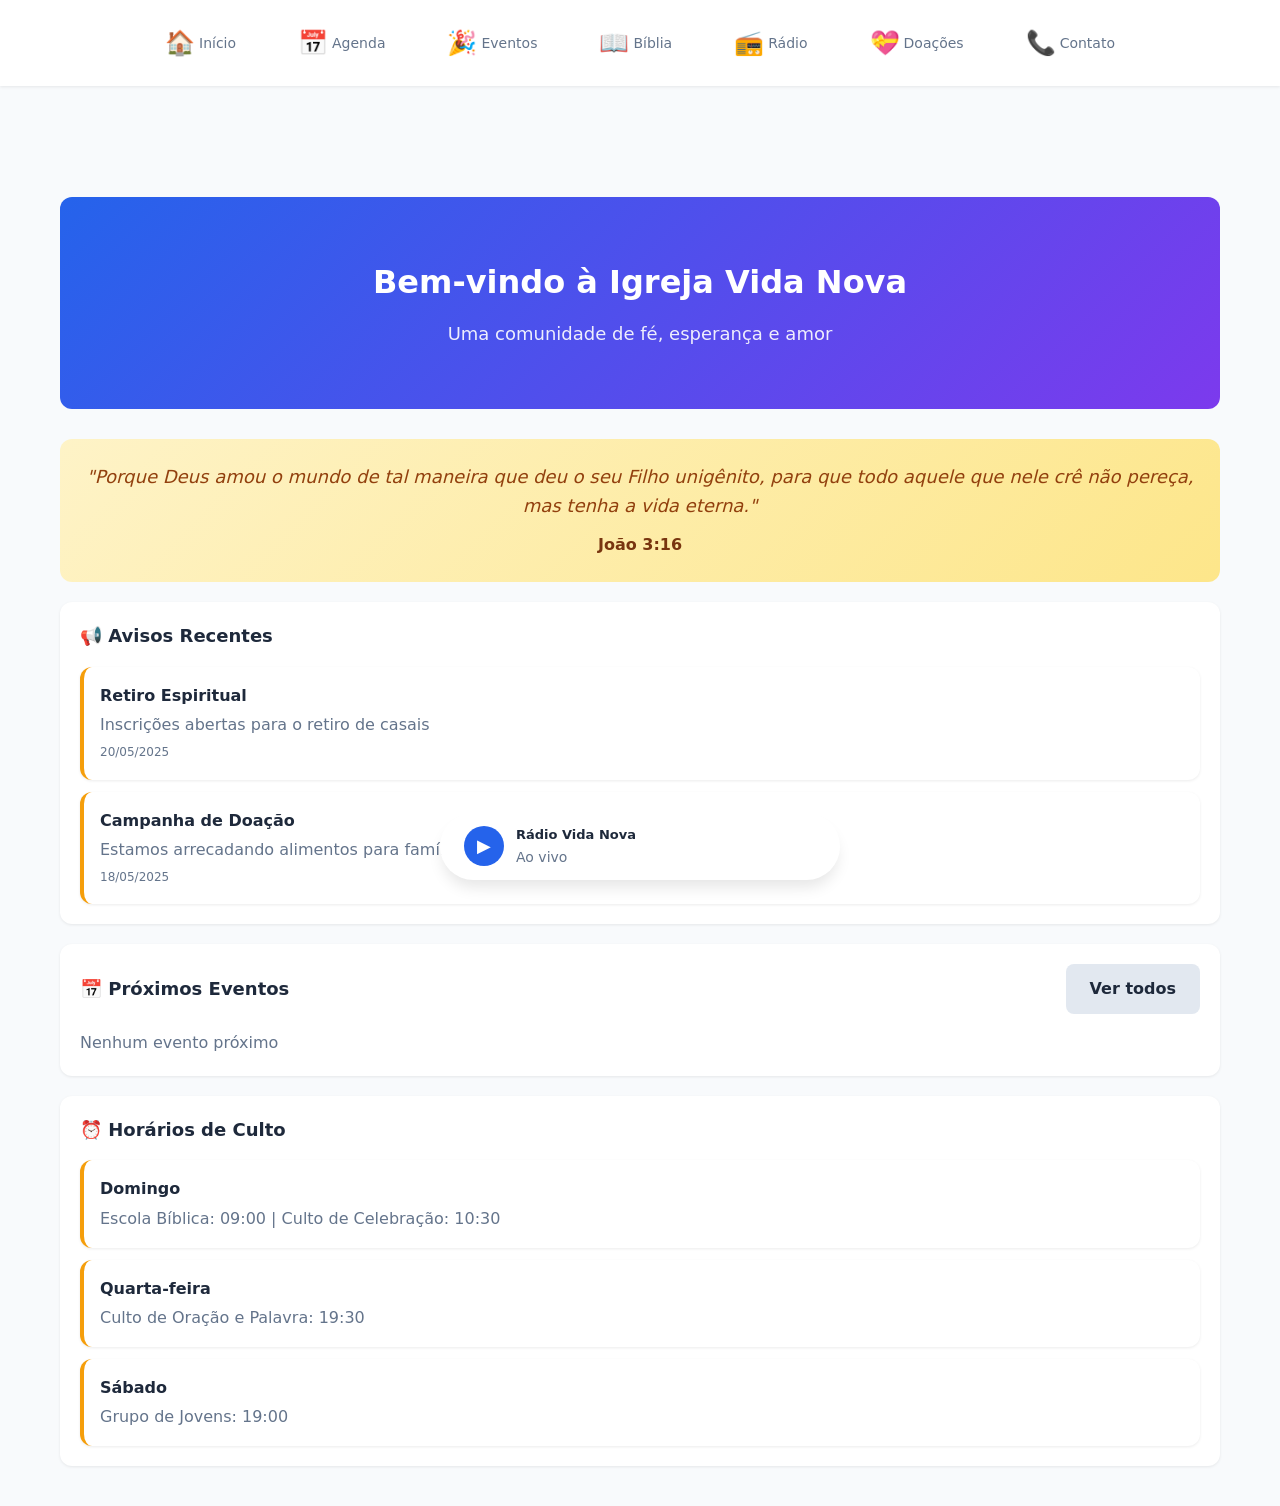
<file: index.html>
<!DOCTYPE html>
<html lang="pt-BR">
<head>
  <meta charset="UTF-8">
  <meta name="viewport" content="width=device-width, initial-scale=1.0">
  <meta name="theme-color" content="#2563eb">
  <meta name="description" content="Igreja Vida Nova - Uma igreja acolhedora para toda a família">
  <meta name="apple-mobile-web-app-capable" content="yes">
  <meta name="apple-mobile-web-app-status-bar-style" content="default">
  <meta name="apple-mobile-web-app-title" content="Igreja Vida Nova">
  <title>Igreja Vida Nova</title>
  <link rel="stylesheet" href="style.css">
  <link rel="manifest" href="manifest.json">
  <link rel="icon" type="image/svg+xml" href="assets/icons/logo.svg">
  <link rel="apple-touch-icon" href="assets/icons/apple-touch-icon.png">
</head>
<body>
  <!-- Header -->
  <header class="header">
    <div class="header-left">
      <span class="logo">🏠</span>
      <h1>Igreja Vida Nova</h1>
    </div>
    <a href="admin/admin.html" class="admin-link">Admin</a>
  </header>

  <!-- Navegação Mobile -->
  <nav class="bottom-nav">
    <a href="pages/home.html" class="nav-item active">
      <span class="nav-icon">🏠</span>
      <span>Início</span>
    </a>
    <a href="pages/agenda.html" class="nav-item">
      <span class="nav-icon">📅</span>
      <span>Agenda</span>
    </a>
    <a href="pages/eventos.html" class="nav-item">
      <span class="nav-icon">🎉</span>
      <span>Eventos</span>
    </a>
    <a href="pages/biblia.html" class="nav-item">
      <span class="nav-icon">📖</span>
      <span>Bíblia</span>
    </a>
    <a href="pages/radio.html" class="nav-item">
      <span class="nav-icon">📻</span>
      <span>Rádio</span>
    </a>
    <a href="pages/doacoes.html" class="nav-item">
      <span class="nav-icon">💝</span>
      <span>Doações</span>
    </a>
    <a href="pages/contato.html" class="nav-item">
      <span class="nav-icon">📞</span>
      <span>Contato</span>
    </a>
  </nav>

  <!-- Conteúdo Principal -->
  <main>
    <!-- Hero Section -->
    <section class="hero">
      <h2>Bem-vindo à Igreja Vida Nova</h2>
      <p>Uma comunidade de fé, esperança e amor</p>
    </section>

    <!-- Versículo do Dia -->
    <section class="verse-card" data-cms-target="versiculo-dia">
      <p class="verse-text">"Porque Deus amou o mundo de tal maneira que deu o seu Filho unigênito, para que todo aquele que nele crê não pereça, mas tenha a vida eterna."</p>
      <p class="verse-ref">João 3:16</p>
    </section>

    <!-- Avisos -->
    <section class="card">
      <div class="card-header">
        <h3 class="card-title">📢 Avisos Recentes</h3>
      </div>
      <div class="notices-list" id="avisos-container" data-cms-target="avisos">
        <div class="notice-item">
          <p class="notice-title">Retiro Espiritual</p>
          <p class="text-muted">Inscrições abertas para o retiro de casais</p>
          <span class="notice-date">20/05/2025</span>
        </div>
        <div class="notice-item">
          <p class="notice-title">Campanha de Doação</p>
          <p class="text-muted">Estamos arrecadando alimentos para famílias carentes</p>
          <span class="notice-date">18/05/2025</span>
        </div>
      </div>
    </section>

    <!-- Próximos Eventos -->
    <section class="card">
      <div class="card-header">
        <h3 class="card-title">📅 Próximos Eventos</h3>
        <a href="pages/eventos.html" class="btn btn-secondary btn-small">Ver todos</a>
      </div>
      <div class="events-grid" id="eventos-destaque" data-cms-target="eventos-destaque">
        <!-- Eventos carregados via JS -->
      </div>
    </section>

    <!-- Horários de Culto -->
    <section class="card">
      <div class="card-header">
        <h3 class="card-title">⏰ Horários de Culto</h3>
      </div>
      <div class="notices-list">
        <div class="notice-item">
          <p class="notice-title">Domingo</p>
          <p class="text-muted">Escola Bíblica: 09:00 | Culto de Celebração: 10:30</p>
        </div>
        <div class="notice-item">
          <p class="notice-title">Quarta-feira</p>
          <p class="text-muted">Culto de Oração e Palavra: 19:30</p>
        </div>
        <div class="notice-item">
          <p class="notice-title">Sábado</p>
          <p class="text-muted">Grupo de Jovens: 19:00</p>
        </div>
      </div>
    </section>
  </main>

  <!-- Player Fixo (aparece em todas as páginas) -->
  <div class="player-fixed" id="radio-player">
    <div class="player-controls">
      <button class="play-btn" id="play-pause-btn">▶</button>
      <div class="player-info">
        <strong>Rádio Vida Nova</strong>
        <span class="text-muted">Ao vivo</span>
      </div>
    </div>
  </div>

  <script type="module" src="app.js"></script>
  
  <script>
    // Registrar Service Worker
    if ('serviceWorker' in navigator) {
      window.addEventListener('load', () => {
        navigator.serviceWorker.register('service-worker.js')
          .then(reg => console.log('SW registrado:', reg.scope))
          .catch(err => console.log('SW erro:', err));
      });
    }
  </script>
</body>
</html>
</file>
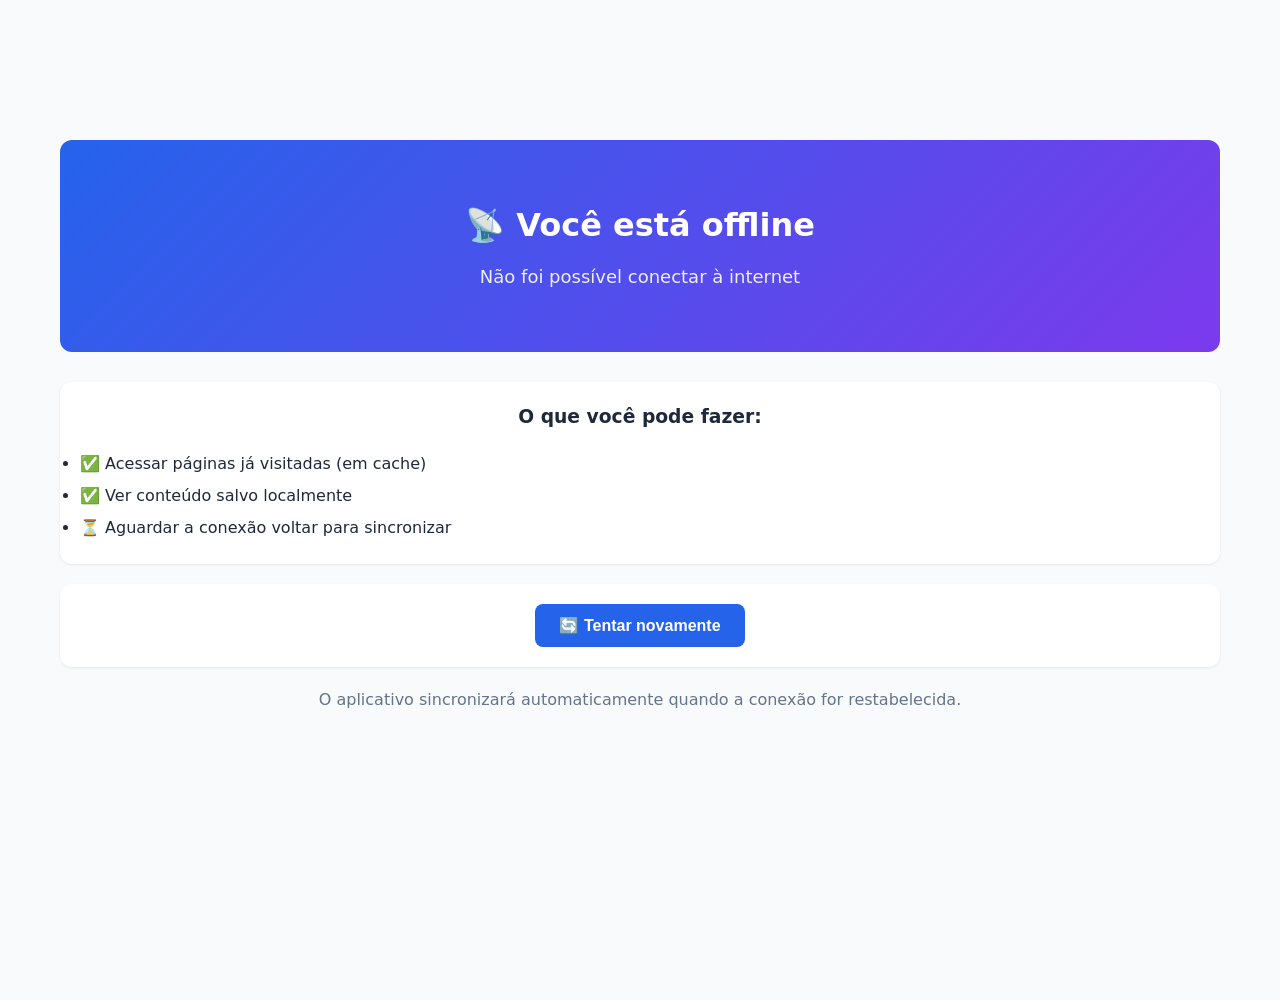
<file: offline.html>
<!DOCTYPE html>
<html lang="pt-BR">
<head>
  <meta charset="UTF-8">
  <meta name="viewport" content="width=device-width, initial-scale=1.0">
  <meta name="theme-color" content="#2563eb">
  <title>Offline - Igreja Vida Nova</title>
  <link rel="stylesheet" href="style.css">
</head>
<body>
  <main style="text-align: center; padding: 40px 20px;">
    <div class="hero">
      <h2>📡 Você está offline</h2>
      <p>Não foi possível conectar à internet</p>
    </div>
    
    <section class="card">
      <h3>O que você pode fazer:</h3>
      <ul style="text-align: left; margin-top: 16px; line-height: 2;">
        <li>✅ Acessar páginas já visitadas (em cache)</li>
        <li>✅ Ver conteúdo salvo localmente</li>
        <li>⏳ Aguardar a conexão voltar para sincronizar</li>
      </ul>
    </section>
    
    <section class="card">
      <button class="btn btn-primary" onclick="window.location.reload()">
        🔄 Tentar novamente
      </button>
    </section>
    
    <p class="text-muted mt-2">
      O aplicativo sincronizará automaticamente quando a conexão for restabelecida.
    </p>
  </main>
  
  <script>
    // Detectar quando voltar online
    window.addEventListener('online', () => {
      window.location.reload();
    });
  </script>
</body>
</html>
</file>
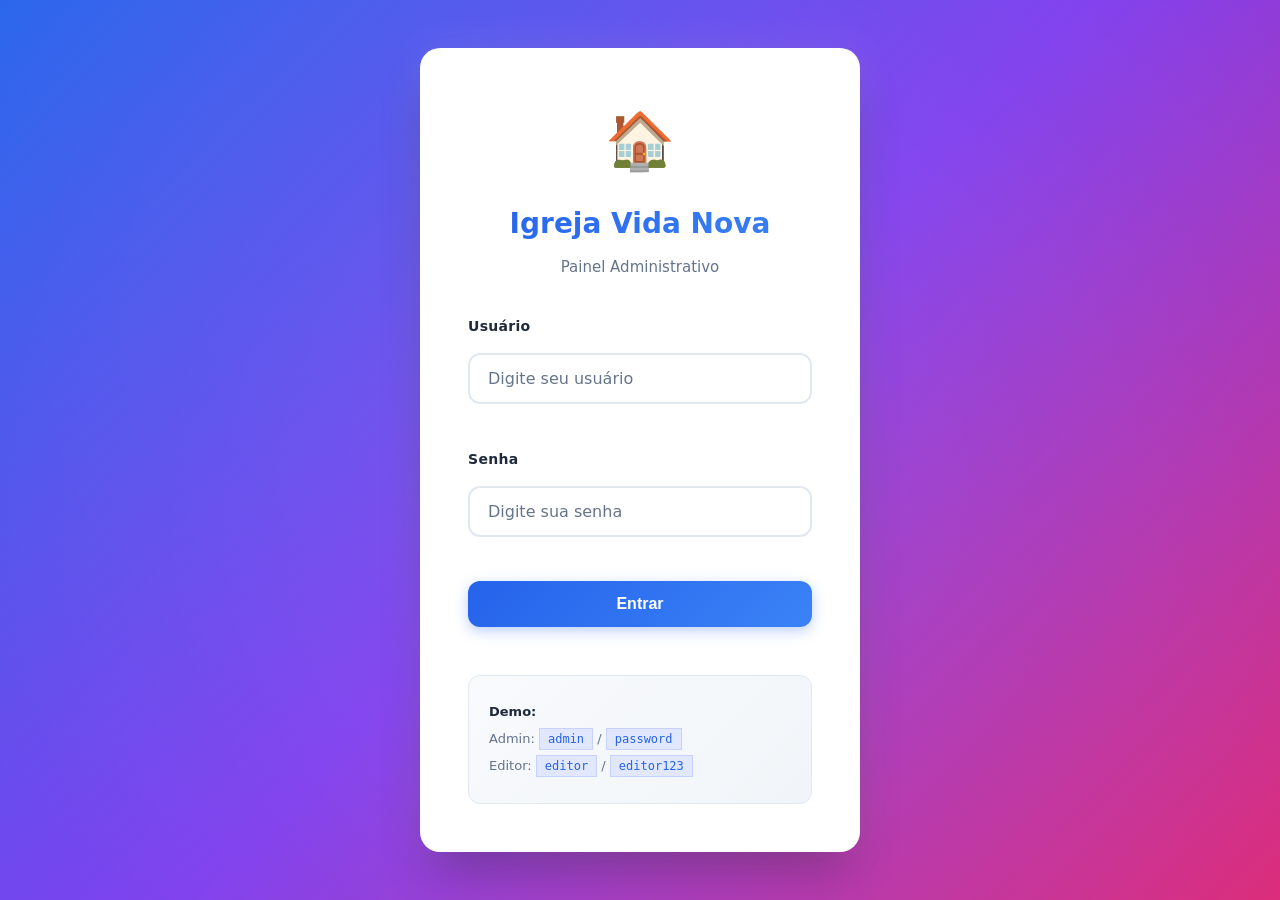
<file: admin/admin.html>
<!DOCTYPE html>
<html lang="pt-BR">
<head>
  <meta charset="UTF-8">
  <meta name="viewport" content="width=device-width, initial-scale=1.0">
  <meta name="theme-color" content="#2563eb">
  <meta name="description" content="Painel Administrativo - Igreja Vida Nova">
  <title>Admin - Igreja Vida Nova</title>
  <link rel="stylesheet" href="../style.css">
  <link rel="stylesheet" href="admin.css">
</head>
<body class="admin-body">
  <!-- Tela de Login -->
  <div id="login-screen" class="login-container">
    <div class="login-card">
      <div class="login-header">
        <div class="logo-placeholder">🏠</div>
        <h1>Igreja Vida Nova</h1>
        <p>Painel Administrativo</p>
      </div>
      
      <form id="login-form" class="login-form">
        <div class="form-group">
          <label for="username">Usuário</label>
          <input type="text" id="username" name="username" required autocomplete="username" placeholder="Digite seu usuário">
        </div>
        
        <div class="form-group">
          <label for="password">Senha</label>
          <input type="password" id="password" name="password" required autocomplete="current-password" placeholder="Digite sua senha">
        </div>
        
        <div id="login-error" class="error-message" style="display: none;"></div>
        
        <button type="submit" class="btn-primary btn-block">Entrar</button>
        
        <div class="login-hints">
          <p><strong>Demo:</strong></p>
          <p>Admin: <code>admin</code> / <code>password</code></p>
          <p>Editor: <code>editor</code> / <code>editor123</code></p>
        </div>
      </form>
    </div>
  </div>
  
  <!-- Painel Admin (oculto até login) -->
  <div id="admin-panel" class="admin-panel" style="display: none;">
    <!-- Header -->
    <header class="admin-header">
      <div class="admin-header-left">
        <button id="menu-toggle" class="btn-icon">☰</button>
        <h1>🏠 Igreja Vida Nova</h1>
      </div>
      <div class="admin-header-right">
        <span id="user-info" class="user-info"></span>
        <button id="logout-btn" class="btn-secondary">Sair</button>
      </div>
    </header>
    
    <!-- Sidebar -->
    <aside id="sidebar" class="admin-sidebar">
      <nav class="sidebar-nav">
        <a href="#" class="nav-item active" data-tab="dashboard">
          <span class="nav-icon">📊</span>
          <span>Dashboard</span>
        </a>
        <a href="#" class="nav-item" data-tab="content">
          <span class="nav-icon">📝</span>
          <span>Conteúdo</span>
        </a>
        <a href="#" class="nav-item" data-tab="components">
          <span class="nav-icon">🧩</span>
          <span>Componentes</span>
        </a>
        <a href="#" class="nav-item" data-tab="users">
          <span class="nav-icon">👥</span>
          <span>Usuários</span>
        </a>
        <a href="#" class="nav-item" data-tab="settings">
          <span class="nav-icon">⚙️</span>
          <span>Configurações</span>
        </a>
        <a href="#" class="nav-item" data-tab="export">
          <span class="nav-icon">📤</span>
          <span>Exportar</span>
        </a>
        <a href="../index.html" class="nav-item nav-link">
          <span class="nav-icon">🔙</span>
          <span>Voltar ao Site</span>
        </a>
      </nav>
    </aside>
    
    <!-- Main Content -->
    <main class="admin-main">
      <!-- Dashboard Tab -->
      <section id="tab-dashboard" class="admin-tab active">
        <h2>Dashboard</h2>
        <div class="dashboard-grid">
          <div class="stat-card">
            <div class="stat-icon">📅</div>
            <div class="stat-info">
              <h3 id="stat-events">0</h3>
              <p>Eventos</p>
            </div>
          </div>
          <div class="stat-card">
            <div class="stat-icon">📢</div>
            <div class="stat-info">
              <h3 id="stat-avisos">0</h3>
              <p>Avisos</p>
            </div>
          </div>
          <div class="stat-card">
            <div class="stat-icon">👤</div>
            <div class="stat-info">
              <h3 id="stat-users">0</h3>
              <p>Usuários</p>
            </div>
          </div>
          <div class="stat-card">
            <div class="stat-icon">🧩</div>
            <div class="stat-info">
              <h3 id="stat-components">0</h3>
              <p>Componentes</p>
            </div>
          </div>
        </div>
        
        <div class="recent-activity">
          <h3>Atividade Recente</h3>
          <div id="activity-log" class="activity-list">
            <p class="empty-state">Nenhuma atividade registrada</p>
          </div>
        </div>
      </section>
      
      <!-- Conteúdo Tab -->
      <section id="tab-content" class="admin-tab">
        <h2>Gerenciar Conteúdo</h2>
        <div class="content-tabs">
          <button class="content-tab-btn active" data-content="events">Eventos</button>
          <button class="content-tab-btn" data-content="avisos">Avisos</button>
          <button class="content-tab-btn" data-content="midias">Mídias</button>
        </div>
        
        <div id="content-events" class="content-section active">
          <div class="content-header">
            <h3>Eventos</h3>
            <button id="add-event-btn" class="btn-primary">+ Novo Evento</button>
          </div>
          <div id="events-list" class="content-list"></div>
        </div>
        
        <div id="content-avisos" class="content-section">
          <div class="content-header">
            <h3>Avisos</h3>
            <button id="add-aviso-btn" class="btn-primary">+ Novo Aviso</button>
          </div>
          <div id="avisos-list" class="content-list"></div>
        </div>
        
        <div id="content-midias" class="content-section">
          <div class="content-header">
            <h3>Mídias</h3>
          </div>
          <div id="midias-list" class="content-list"></div>
        </div>
      </section>
      
      <!-- Componentes Tab -->
      <section id="tab-components" class="admin-tab">
        <h2>Construtor de Componentes</h2>
        <div class="components-builder">
          <div class="builder-header">
            <button id="add-component-type-btn" class="btn-primary">+ Novo Tipo de Componente</button>
          </div>
          <div id="component-types-list" class="component-types-grid"></div>
        </div>
      </section>
      
      <!-- Usuários Tab -->
      <section id="tab-users" class="admin-tab admin-only">
        <h2>Gerenciar Usuários</h2>
        <div class="users-header">
          <button id="add-user-btn" class="btn-primary">+ Novo Usuário</button>
        </div>
        <div id="users-list" class="users-list"></div>
      </section>
      
      <!-- Configurações Tab -->
      <section id="tab-settings" class="admin-tab">
        <h2>Configurações</h2>
        <form id="settings-form" class="settings-form">
          <div class="form-group">
            <label for="setting-nome">Nome da Igreja</label>
            <input type="text" id="setting-nome" name="nome" value="Igreja Vida Nova">
          </div>
          <div class="form-group">
            <label for="setting-cor-primaria">Cor Primária</label>
            <input type="color" id="setting-cor-primaria" name="corPrimaria" value="#2563eb">
          </div>
          <div class="form-group">
            <label for="setting-modo">Modo do Tema</label>
            <select id="setting-modo" name="modo">
              <option value="light">Claro</option>
              <option value="dark">Escuro</option>
            </select>
          </div>
          <button type="submit" class="btn-primary">Salvar Configurações</button>
        </form>
      </section>
      
      <!-- Exportar Tab -->
      <section id="tab-export" class="admin-tab">
        <h2>Exportar Dados</h2>
        <div class="export-section">
          <p>Exporte todos os dados do aplicativo para backup ou migração.</p>
          <button id="export-data-btn" class="btn-primary">📥 Baixar Backup JSON</button>
          
          <div class="import-section">
            <h3>Importar Dados</h3>
            <input type="file" id="import-file" accept=".json">
            <button id="import-data-btn" class="btn-secondary">📤 Importar JSON</button>
          </div>
          
          <div class="danger-zone">
            <h3>Zona de Perigo</h3>
            <button id="clear-all-data-btn" class="btn-danger">⚠️ Limpar Todos os Dados</button>
          </div>
        </div>
      </section>
    </main>
  </div>
  
  <!-- Modal Genérico -->
  <div id="modal-overlay" class="modal-overlay" style="display: none;">
    <div class="modal-content">
      <div class="modal-header">
        <h3 id="modal-title">Título</h3>
        <button class="modal-close" onclick="closeModal()">×</button>
      </div>
      <div id="modal-body" class="modal-body"></div>
      <div id="modal-footer" class="modal-footer"></div>
    </div>
  </div>
  
  <script type="module" src="admin.js"></script>
</body>
</html>
</file>
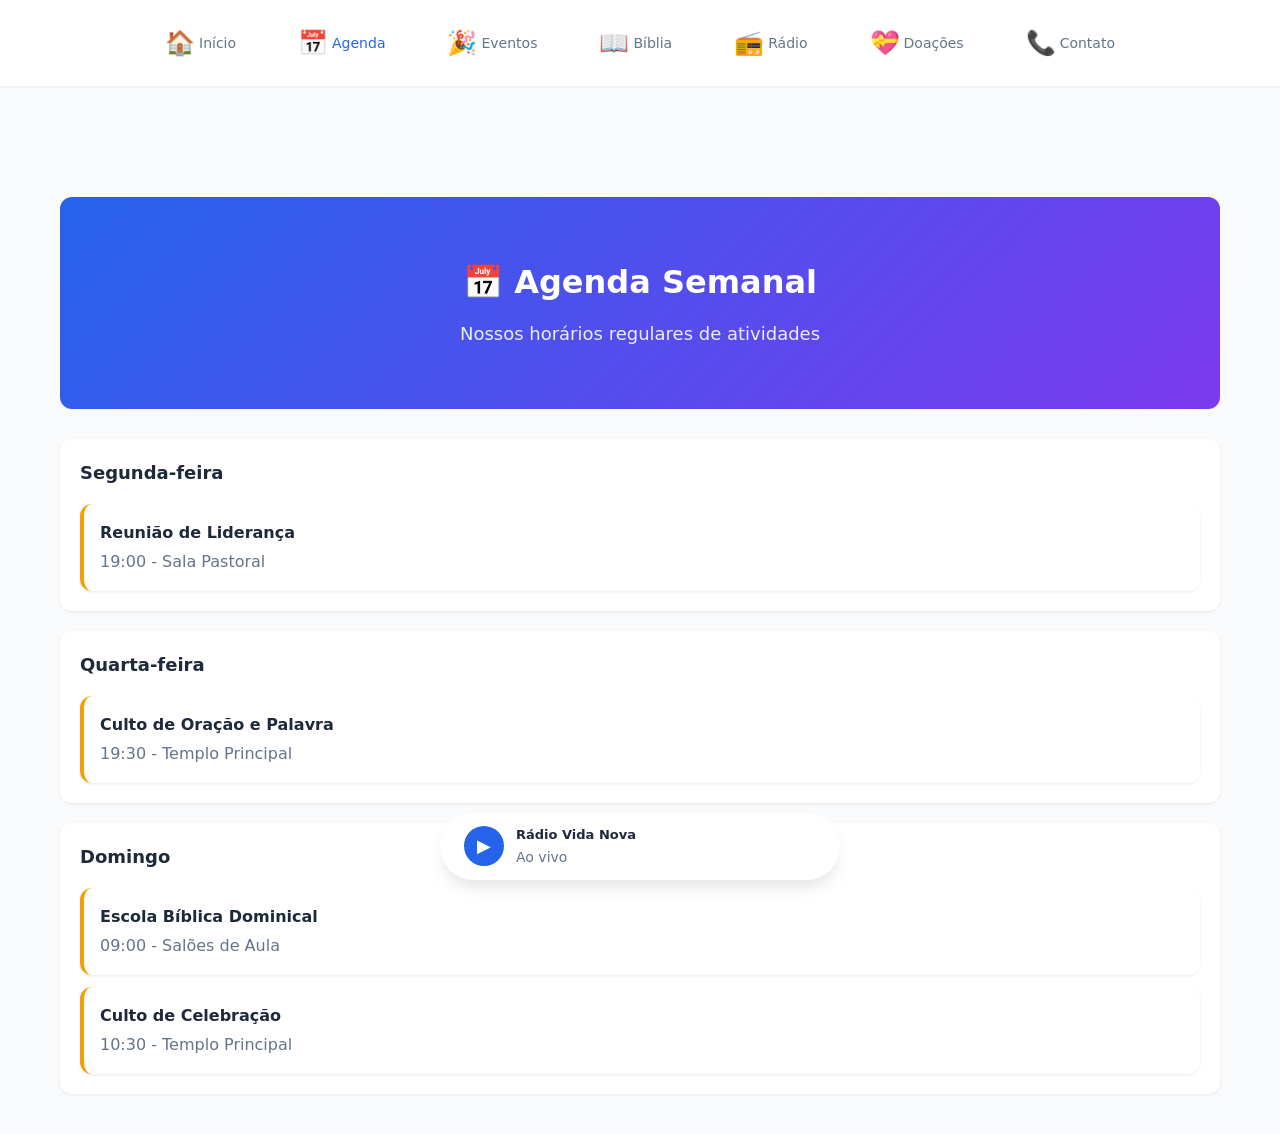
<file: pages/agenda.html>
<!DOCTYPE html>
<html lang="pt-BR">
<head>
  <meta charset="UTF-8">
  <meta name="viewport" content="width=device-width, initial-scale=1.0">
  <meta name="theme-color" content="#2563eb">
  <title>Agenda - Igreja Vida Nova</title>
  <link rel="stylesheet" href="../style.css">
</head>
<body>
  <header class="header">
    <div class="header-left">
      <span class="logo">🏠</span>
      <h1>Igreja Vida Nova</h1>
    </div>
    <a href="../admin/admin.html" class="admin-link">Admin</a>
  </header>

  <nav class="bottom-nav">
    <a href="home.html" class="nav-item"><span class="nav-icon">🏠</span><span>Início</span></a>
    <a href="agenda.html" class="nav-item active"><span class="nav-icon">📅</span><span>Agenda</span></a>
    <a href="eventos.html" class="nav-item"><span class="nav-icon">🎉</span><span>Eventos</span></a>
    <a href="biblia.html" class="nav-item"><span class="nav-icon">📖</span><span>Bíblia</span></a>
    <a href="radio.html" class="nav-item"><span class="nav-icon">📻</span><span>Rádio</span></a>
    <a href="doacoes.html" class="nav-item"><span class="nav-icon">💝</span><span>Doações</span></a>
    <a href="contato.html" class="nav-item"><span class="nav-icon">📞</span><span>Contato</span></a>
  </nav>

  <main>
    <section class="hero">
      <h2>📅 Agenda Semanal</h2>
      <p>Nossos horários regulares de atividades</p>
    </section>

    <section class="card" data-cms-target="agenda-semanal">
      <div class="card-header">
        <h3 class="card-title">Segunda-feira</h3>
      </div>
      <div class="notices-list">
        <div class="notice-item">
          <p class="notice-title">Reunião de Liderança</p>
          <p class="text-muted">19:00 - Sala Pastoral</p>
        </div>
      </div>
    </section>

    <section class="card">
      <div class="card-header">
        <h3 class="card-title">Quarta-feira</h3>
      </div>
      <div class="notices-list">
        <div class="notice-item">
          <p class="notice-title">Culto de Oração e Palavra</p>
          <p class="text-muted">19:30 - Templo Principal</p>
        </div>
      </div>
    </section>

    <section class="card">
      <div class="card-header">
        <h3 class="card-title">Domingo</h3>
      </div>
      <div class="notices-list">
        <div class="notice-item">
          <p class="notice-title">Escola Bíblica Dominical</p>
          <p class="text-muted">09:00 - Salões de Aula</p>
        </div>
        <div class="notice-item">
          <p class="notice-title">Culto de Celebração</p>
          <p class="text-muted">10:30 - Templo Principal</p>
        </div>
      </div>
    </section>
  </main>

  <div class="player-fixed" id="radio-player">
    <div class="player-controls">
      <button class="play-btn" id="play-pause-btn">▶</button>
      <div class="player-info">
        <strong>Rádio Vida Nova</strong>
        <span class="text-muted">Ao vivo</span>
      </div>
    </div>
  </div>

  <script type="module">
    const playBtn = document.getElementById('play-pause-btn');
    if (playBtn) {
      let isPlaying = false;
      playBtn.addEventListener('click', () => {
        isPlaying = !isPlaying;
        playBtn.textContent = isPlaying ? '⏸' : '▶';
      });
    }
  </script>
</body>
</html>
</file>
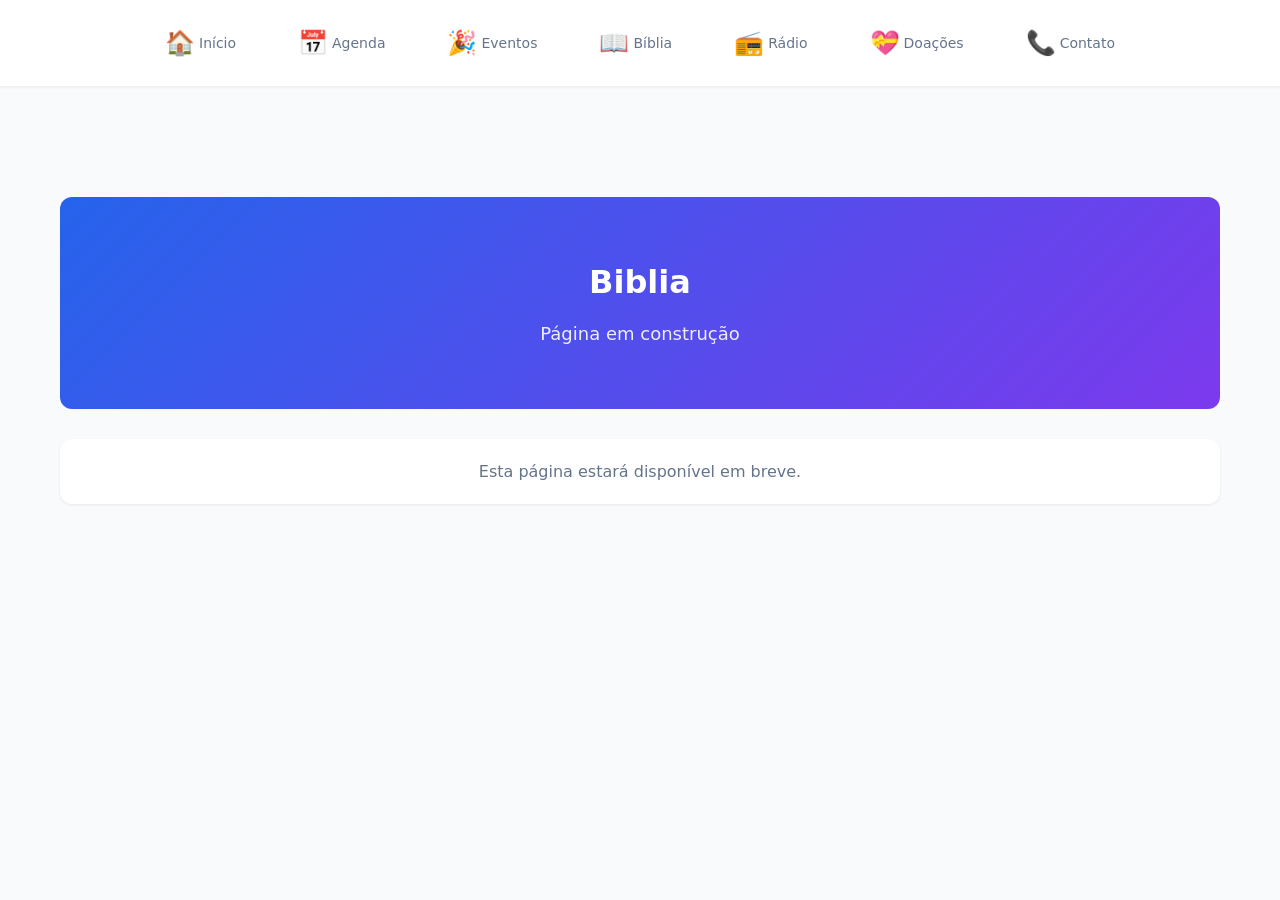
<file: pages/biblia.html>
<!DOCTYPE html>
<html lang="pt-BR">
<head>
  <meta charset="UTF-8">
  <meta name="viewport" content="width=device-width, initial-scale=1.0">
  <meta name="theme-color" content="#2563eb">
  <title>Biblia - Igreja Vida Nova</title>
  <link rel="stylesheet" href="../style.css">
</head>
<body>
  <header class="header">
    <div class="header-left"><span class="logo">🏠</span><h1>Igreja Vida Nova</h1></div>
    <a href="../admin/admin.html" class="admin-link">Admin</a>
  </header>

  <nav class="bottom-nav">
    <a href="home.html" class="nav-item"><span class="nav-icon">🏠</span><span>Início</span></a>
    <a href="agenda.html" class="nav-item"><span class="nav-icon">📅</span><span>Agenda</span></a>
    <a href="eventos.html" class="nav-item"><span class="nav-icon">🎉</span><span>Eventos</span></a>
    <a href="biblia.html" class="nav-item"><span class="nav-icon">📖</span><span>Bíblia</span></a>
    <a href="radio.html" class="nav-item"><span class="nav-icon">📻</span><span>Rádio</span></a>
    <a href="doacoes.html" class="nav-item"><span class="nav-icon">💝</span><span>Doações</span></a>
    <a href="contato.html" class="nav-item"><span class="nav-icon">📞</span><span>Contato</span></a>
  </nav>

  <main>
    <section class="hero">
      <h2>Biblia</h2>
      <p>Página em construção</p>
    </section>
    <section class="card">
      <p class="text-center text-muted">Esta página estará disponível em breve.</p>
    </section>
  </main>
</body>
</html>
</file>
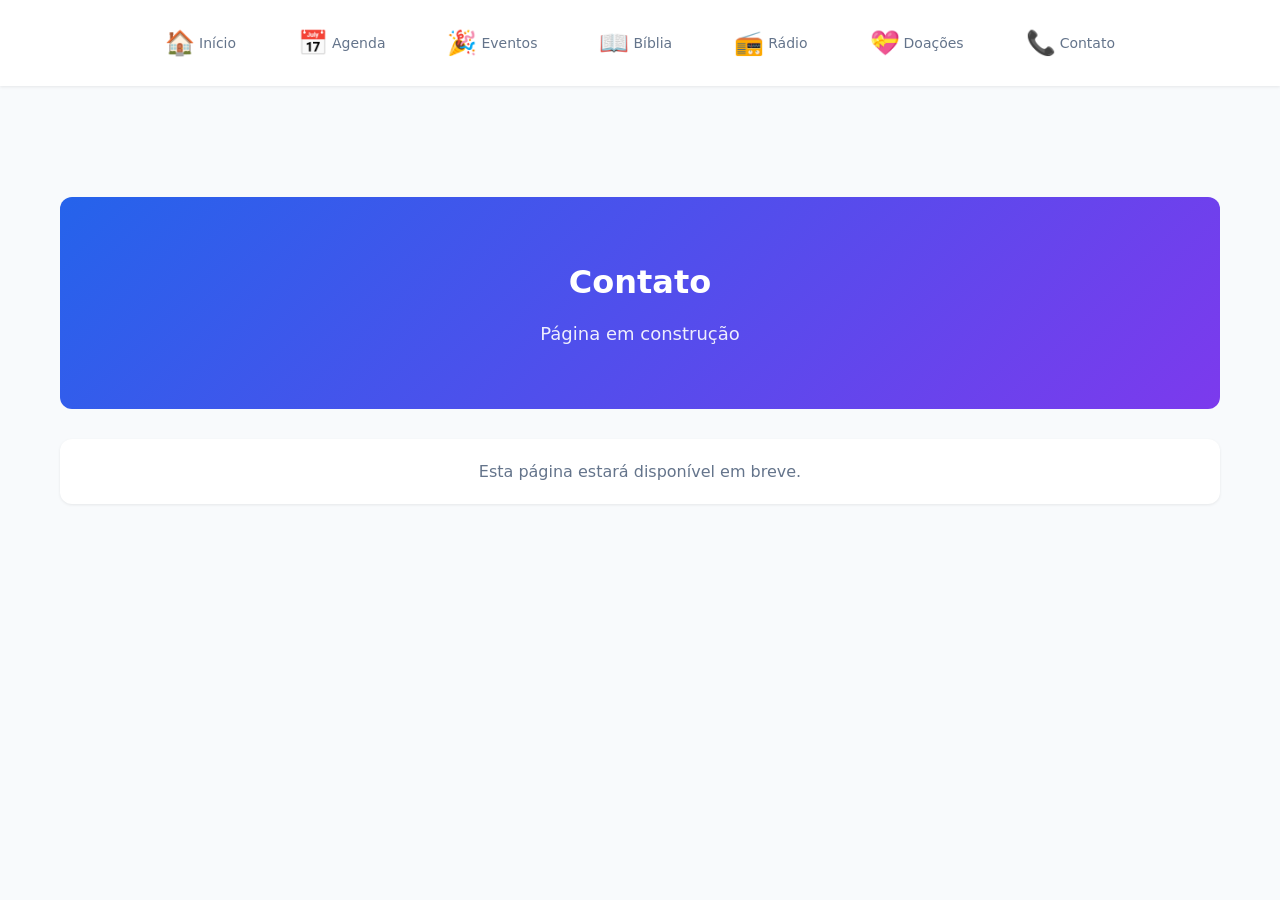
<file: pages/contato.html>
<!DOCTYPE html>
<html lang="pt-BR">
<head>
  <meta charset="UTF-8">
  <meta name="viewport" content="width=device-width, initial-scale=1.0">
  <meta name="theme-color" content="#2563eb">
  <title>Contato - Igreja Vida Nova</title>
  <link rel="stylesheet" href="../style.css">
</head>
<body>
  <header class="header">
    <div class="header-left"><span class="logo">🏠</span><h1>Igreja Vida Nova</h1></div>
    <a href="../admin/admin.html" class="admin-link">Admin</a>
  </header>

  <nav class="bottom-nav">
    <a href="home.html" class="nav-item"><span class="nav-icon">🏠</span><span>Início</span></a>
    <a href="agenda.html" class="nav-item"><span class="nav-icon">📅</span><span>Agenda</span></a>
    <a href="eventos.html" class="nav-item"><span class="nav-icon">🎉</span><span>Eventos</span></a>
    <a href="biblia.html" class="nav-item"><span class="nav-icon">📖</span><span>Bíblia</span></a>
    <a href="radio.html" class="nav-item"><span class="nav-icon">📻</span><span>Rádio</span></a>
    <a href="doacoes.html" class="nav-item"><span class="nav-icon">💝</span><span>Doações</span></a>
    <a href="contato.html" class="nav-item"><span class="nav-icon">📞</span><span>Contato</span></a>
  </nav>

  <main>
    <section class="hero">
      <h2>Contato</h2>
      <p>Página em construção</p>
    </section>
    <section class="card">
      <p class="text-center text-muted">Esta página estará disponível em breve.</p>
    </section>
  </main>
</body>
</html>
</file>
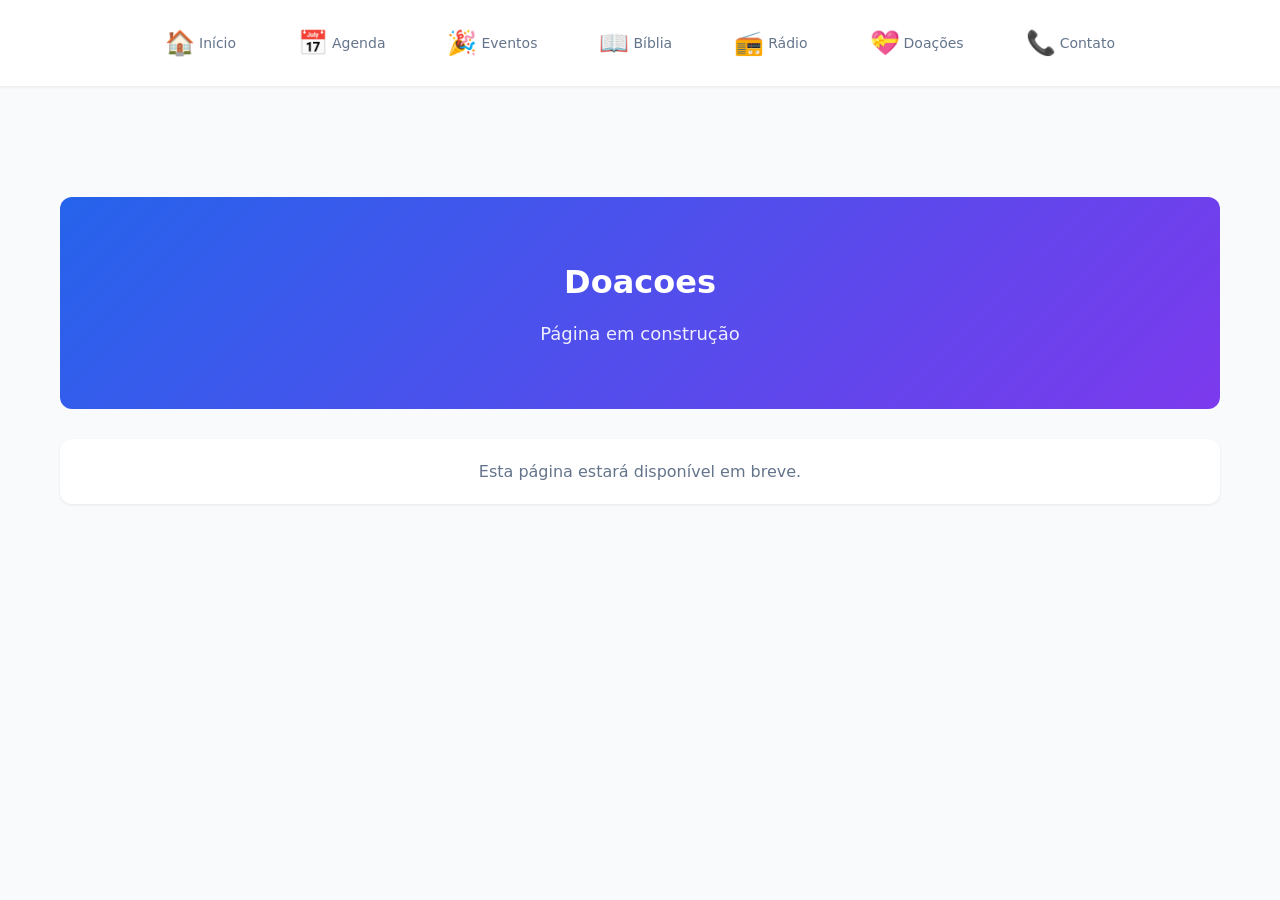
<file: pages/doacoes.html>
<!DOCTYPE html>
<html lang="pt-BR">
<head>
  <meta charset="UTF-8">
  <meta name="viewport" content="width=device-width, initial-scale=1.0">
  <meta name="theme-color" content="#2563eb">
  <title>Doacoes - Igreja Vida Nova</title>
  <link rel="stylesheet" href="../style.css">
</head>
<body>
  <header class="header">
    <div class="header-left"><span class="logo">🏠</span><h1>Igreja Vida Nova</h1></div>
    <a href="../admin/admin.html" class="admin-link">Admin</a>
  </header>

  <nav class="bottom-nav">
    <a href="home.html" class="nav-item"><span class="nav-icon">🏠</span><span>Início</span></a>
    <a href="agenda.html" class="nav-item"><span class="nav-icon">📅</span><span>Agenda</span></a>
    <a href="eventos.html" class="nav-item"><span class="nav-icon">🎉</span><span>Eventos</span></a>
    <a href="biblia.html" class="nav-item"><span class="nav-icon">📖</span><span>Bíblia</span></a>
    <a href="radio.html" class="nav-item"><span class="nav-icon">📻</span><span>Rádio</span></a>
    <a href="doacoes.html" class="nav-item"><span class="nav-icon">💝</span><span>Doações</span></a>
    <a href="contato.html" class="nav-item"><span class="nav-icon">📞</span><span>Contato</span></a>
  </nav>

  <main>
    <section class="hero">
      <h2>Doacoes</h2>
      <p>Página em construção</p>
    </section>
    <section class="card">
      <p class="text-center text-muted">Esta página estará disponível em breve.</p>
    </section>
  </main>
</body>
</html>
</file>
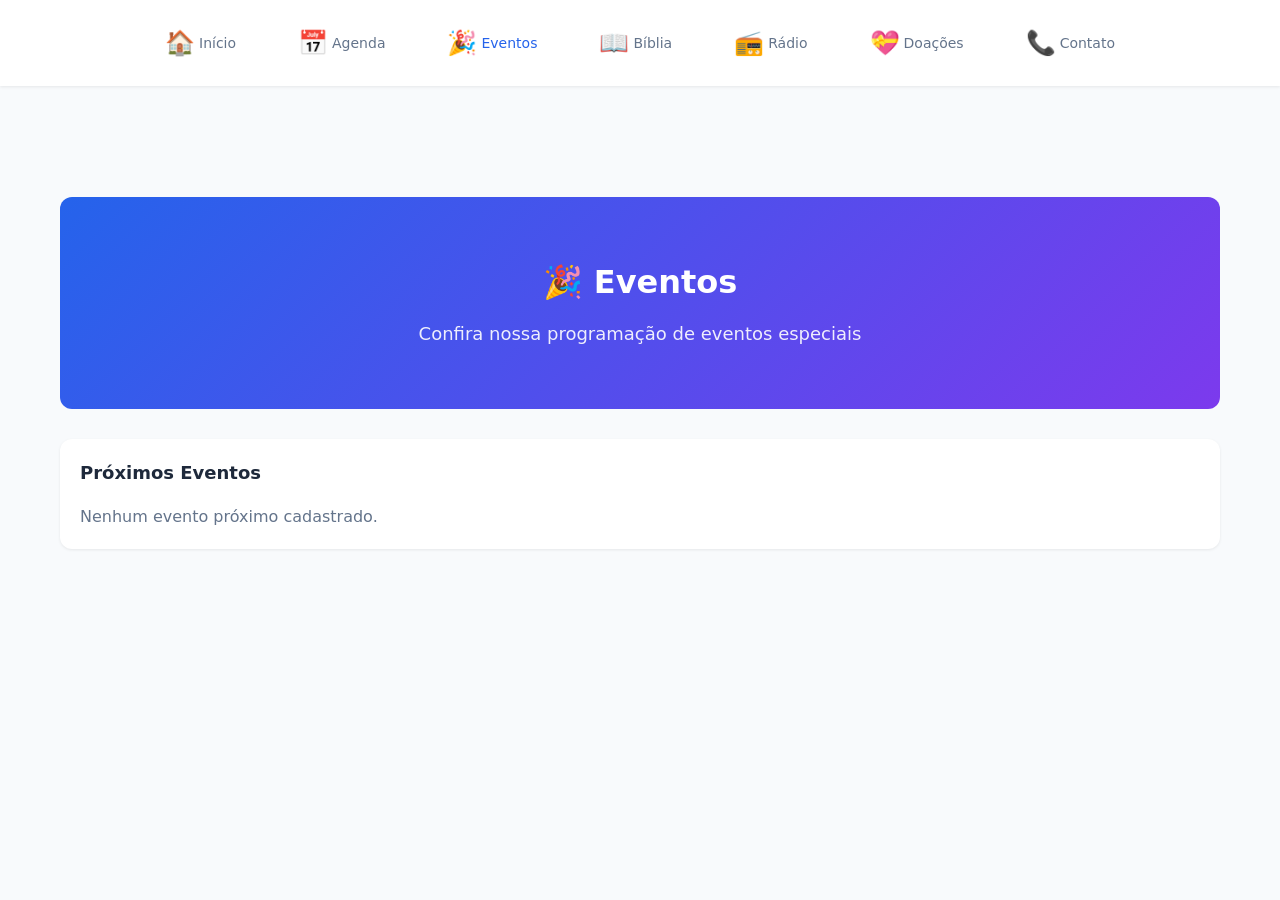
<file: pages/eventos.html>
<!DOCTYPE html>
<html lang="pt-BR">
<head>
  <meta charset="UTF-8">
  <meta name="viewport" content="width=device-width, initial-scale=1.0">
  <meta name="theme-color" content="#2563eb">
  <title>Eventos - Igreja Vida Nova</title>
  <link rel="stylesheet" href="../style.css">
</head>
<body>
  <header class="header">
    <div class="header-left"><span class="logo">🏠</span><h1>Igreja Vida Nova</h1></div>
    <a href="../admin/admin.html" class="admin-link">Admin</a>
  </header>

  <nav class="bottom-nav">
    <a href="home.html" class="nav-item"><span class="nav-icon">🏠</span><span>Início</span></a>
    <a href="agenda.html" class="nav-item"><span class="nav-icon">📅</span><span>Agenda</span></a>
    <a href="eventos.html" class="nav-item active"><span class="nav-icon">🎉</span><span>Eventos</span></a>
    <a href="biblia.html" class="nav-item"><span class="nav-icon">📖</span><span>Bíblia</span></a>
    <a href="radio.html" class="nav-item"><span class="nav-icon">📻</span><span>Rádio</span></a>
    <a href="doacoes.html" class="nav-item"><span class="nav-icon">💝</span><span>Doações</span></a>
    <a href="contato.html" class="nav-item"><span class="nav-icon">📞</span><span>Contato</span></a>
  </nav>

  <main>
    <section class="hero">
      <h2>🎉 Eventos</h2>
      <p>Confira nossa programação de eventos especiais</p>
    </section>

    <section class="card">
      <div class="card-header">
        <h3 class="card-title">Próximos Eventos</h3>
      </div>
      <div class="events-grid" id="eventos-list"></div>
    </section>
  </main>

  <script type="module">
    import { Storage } from '../utils/storage.js';
    import { DEFAULT_DATA } from '../config/config.js';

    const content = Storage.load('content', {});
    let events = content.events || DEFAULT_DATA.events;
    
    const now = new Date();
    const upcomingEvents = events
      .filter(e => new Date(e.data) >= now)
      .sort((a, b) => new Date(a.data) - new Date(b.data));

    const container = document.getElementById('eventos-list');
    if (upcomingEvents.length > 0) {
      container.innerHTML = upcomingEvents.map(event => `
        <div class="event-card">
          <div class="event-content">
            <h4 class="event-title">${event.titulo}</h4>
            <p class="event-description">${event.descricao || ''}</p>
            <div class="event-meta">
              <span>📅 ${new Date(event.data).toLocaleDateString('pt-BR', {weekday: 'long', day: 'numeric', month: 'long', hour: '2-digit', minute:'2-digit'})}</span>
              <span>📍 ${event.local}</span>
            </div>
          </div>
        </div>
      `).join('');
    } else {
      container.innerHTML = '<p class="text-muted">Nenhum evento próximo cadastrado.</p>';
    }
  </script>
</body>
</html>
</file>
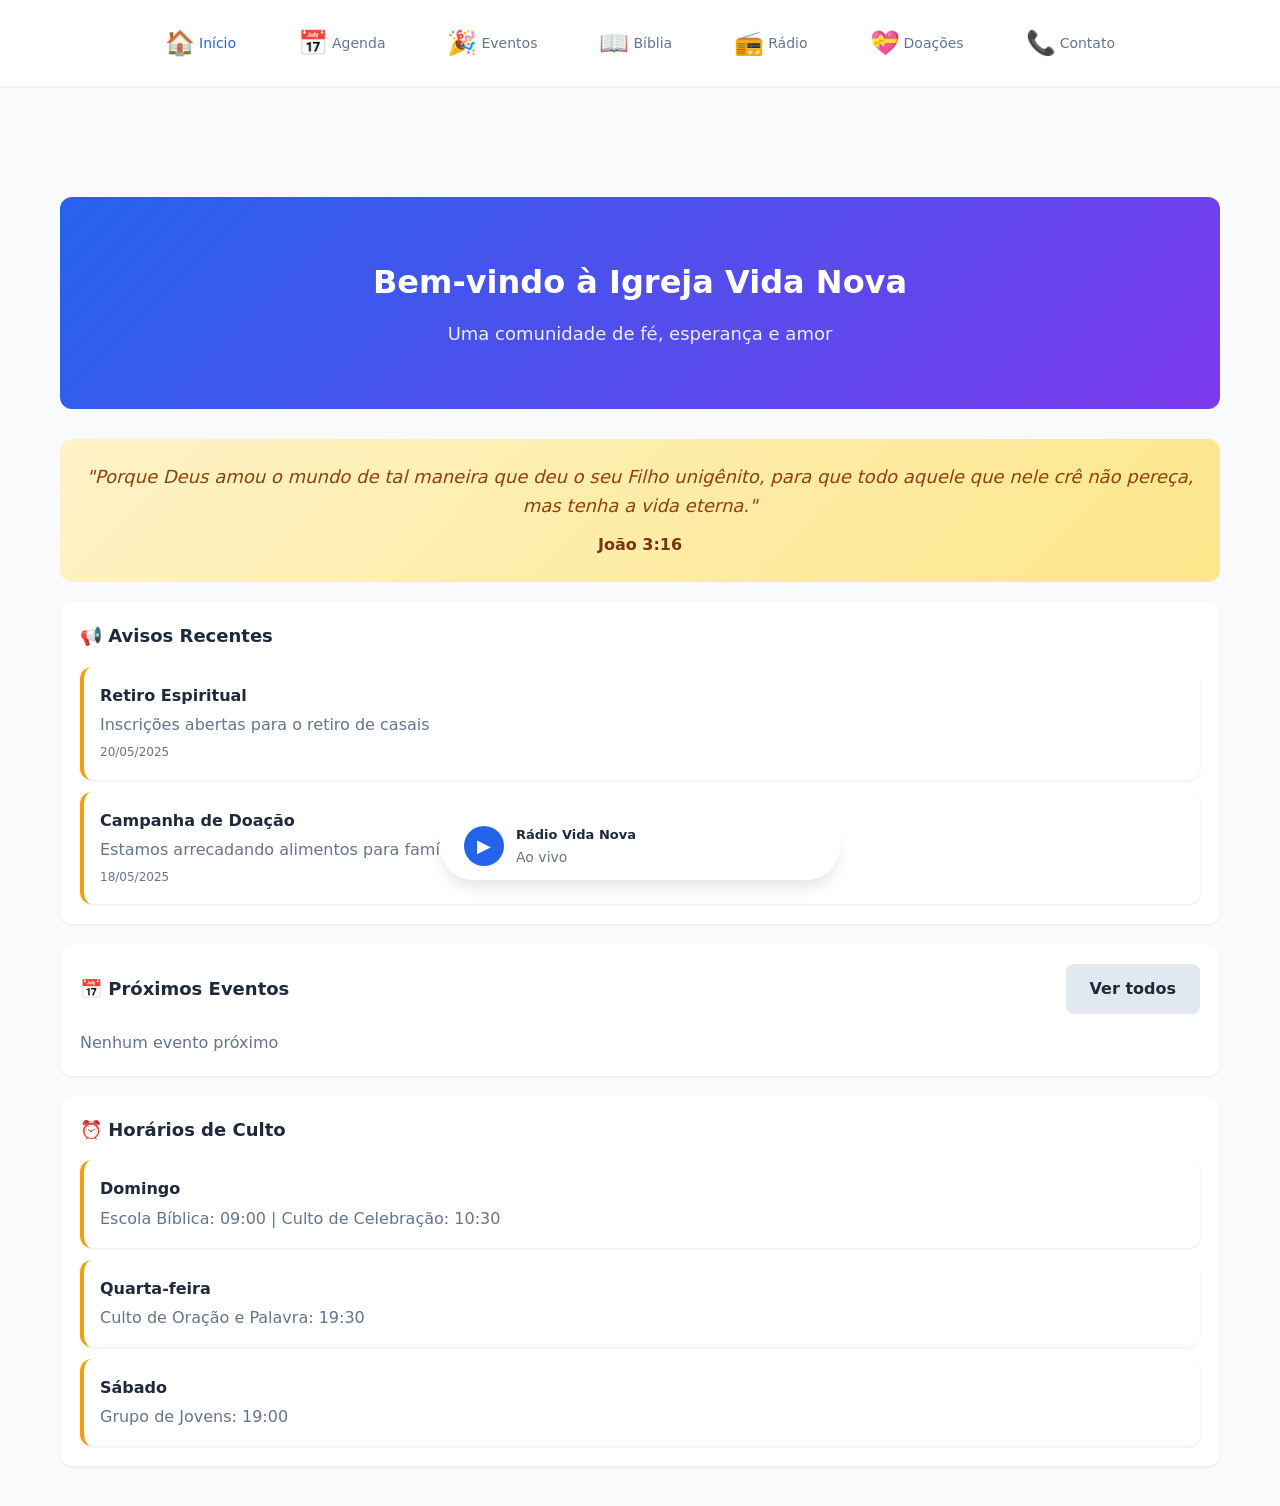
<file: pages/home.html>
<!DOCTYPE html>
<html lang="pt-BR">
<head>
  <meta charset="UTF-8">
  <meta name="viewport" content="width=device-width, initial-scale=1.0">
  <meta name="theme-color" content="#2563eb">
  <title>Início - Igreja Vida Nova</title>
  <link rel="stylesheet" href="../style.css">
</head>
<body>
  <!-- Header -->
  <header class="header">
    <div class="header-left">
      <span class="logo">🏠</span>
      <h1>Igreja Vida Nova</h1>
    </div>
    <a href="../admin/admin.html" class="admin-link">Admin</a>
  </header>

  <!-- Navegação Mobile -->
  <nav class="bottom-nav">
    <a href="home.html" class="nav-item active">
      <span class="nav-icon">🏠</span>
      <span>Início</span>
    </a>
    <a href="agenda.html" class="nav-item">
      <span class="nav-icon">📅</span>
      <span>Agenda</span>
    </a>
    <a href="eventos.html" class="nav-item">
      <span class="nav-icon">🎉</span>
      <span>Eventos</span>
    </a>
    <a href="biblia.html" class="nav-item">
      <span class="nav-icon">📖</span>
      <span>Bíblia</span>
    </a>
    <a href="radio.html" class="nav-item">
      <span class="nav-icon">📻</span>
      <span>Rádio</span>
    </a>
    <a href="doacoes.html" class="nav-item">
      <span class="nav-icon">💝</span>
      <span>Doações</span>
    </a>
    <a href="contato.html" class="nav-item">
      <span class="nav-icon">📞</span>
      <span>Contato</span>
    </a>
  </nav>

  <!-- Conteúdo Principal -->
  <main>
    <!-- Hero Section -->
    <section class="hero">
      <h2>Bem-vindo à Igreja Vida Nova</h2>
      <p>Uma comunidade de fé, esperança e amor</p>
    </section>

    <!-- Versículo do Dia -->
    <section class="verse-card" data-cms-target="versiculo-dia">
      <p class="verse-text">"Porque Deus amou o mundo de tal maneira que deu o seu Filho unigênito, para que todo aquele que nele crê não pereça, mas tenha a vida eterna."</p>
      <p class="verse-ref">João 3:16</p>
    </section>

    <!-- Avisos -->
    <section class="card">
      <div class="card-header">
        <h3 class="card-title">📢 Avisos Recentes</h3>
      </div>
      <div class="notices-list" id="avisos-container" data-cms-target="avisos">
        <!-- Carregado via JS -->
      </div>
    </section>

    <!-- Próximos Eventos -->
    <section class="card">
      <div class="card-header">
        <h3 class="card-title">📅 Próximos Eventos</h3>
        <a href="eventos.html" class="btn btn-secondary btn-small">Ver todos</a>
      </div>
      <div class="events-grid" id="eventos-destaque" data-cms-target="eventos-destaque">
        <!-- Carregado via JS -->
      </div>
    </section>

    <!-- Horários de Culto -->
    <section class="card">
      <div class="card-header">
        <h3 class="card-title">⏰ Horários de Culto</h3>
      </div>
      <div class="notices-list">
        <div class="notice-item">
          <p class="notice-title">Domingo</p>
          <p class="text-muted">Escola Bíblica: 09:00 | Culto de Celebração: 10:30</p>
        </div>
        <div class="notice-item">
          <p class="notice-title">Quarta-feira</p>
          <p class="text-muted">Culto de Oração e Palavra: 19:30</p>
        </div>
        <div class="notice-item">
          <p class="notice-title">Sábado</p>
          <p class="text-muted">Grupo de Jovens: 19:00</p>
        </div>
      </div>
    </section>
  </main>

  <!-- Player Fixo -->
  <div class="player-fixed" id="radio-player">
    <div class="player-controls">
      <button class="play-btn" id="play-pause-btn">▶</button>
      <div class="player-info">
        <strong>Rádio Vida Nova</strong>
        <span class="text-muted">Ao vivo</span>
      </div>
    </div>
  </div>

  <script type="module">
    import { Storage } from '../utils/storage.js';
    import { DEFAULT_DATA } from '../config/config.js';

    // Carregar avisos
    const content = Storage.load('content', {});
    const avisos = content.avisos || DEFAULT_DATA.avisos;
    
    const avisosContainer = document.getElementById('avisos-container');
    if (avisosContainer && avisos.length > 0) {
      avisosContainer.innerHTML = avisos.map(aviso => `
        <div class="notice-item">
          <p class="notice-title">${aviso.titulo}</p>
          <p class="text-muted">${aviso.texto}</p>
          <span class="notice-date">${new Date(aviso.dataPublicacao).toLocaleDateString('pt-BR')}</span>
        </div>
      `).join('');
    }

    // Carregar eventos
    const events = content.events || DEFAULT_DATA.events;
    const now = new Date();
    const upcomingEvents = events
      .filter(e => new Date(e.data) >= now)
      .sort((a, b) => new Date(a.data) - new Date(b.data))
      .slice(0, 3);
    
    const eventosContainer = document.getElementById('eventos-destaque');
    if (eventosContainer) {
      if (upcomingEvents.length > 0) {
        eventosContainer.innerHTML = upcomingEvents.map(event => `
          <div class="event-card">
            <div class="event-content">
              <h4 class="event-title">${event.titulo}</h4>
              <p class="event-description">${event.descricao || ''}</p>
              <div class="event-meta">
                <span>📅 ${new Date(event.data).toLocaleDateString('pt-BR')}</span>
                <span>📍 ${event.local}</span>
              </div>
            </div>
          </div>
        `).join('');
      } else {
        eventosContainer.innerHTML = '<p class="text-muted">Nenhum evento próximo</p>';
      }
    }

    // Player de rádio
    const playBtn = document.getElementById('play-pause-btn');
    if (playBtn) {
      let isPlaying = false;
      playBtn.addEventListener('click', () => {
        isPlaying = !isPlaying;
        playBtn.textContent = isPlaying ? '⏸' : '▶';
      });
    }
  </script>
</body>
</html>
</file>
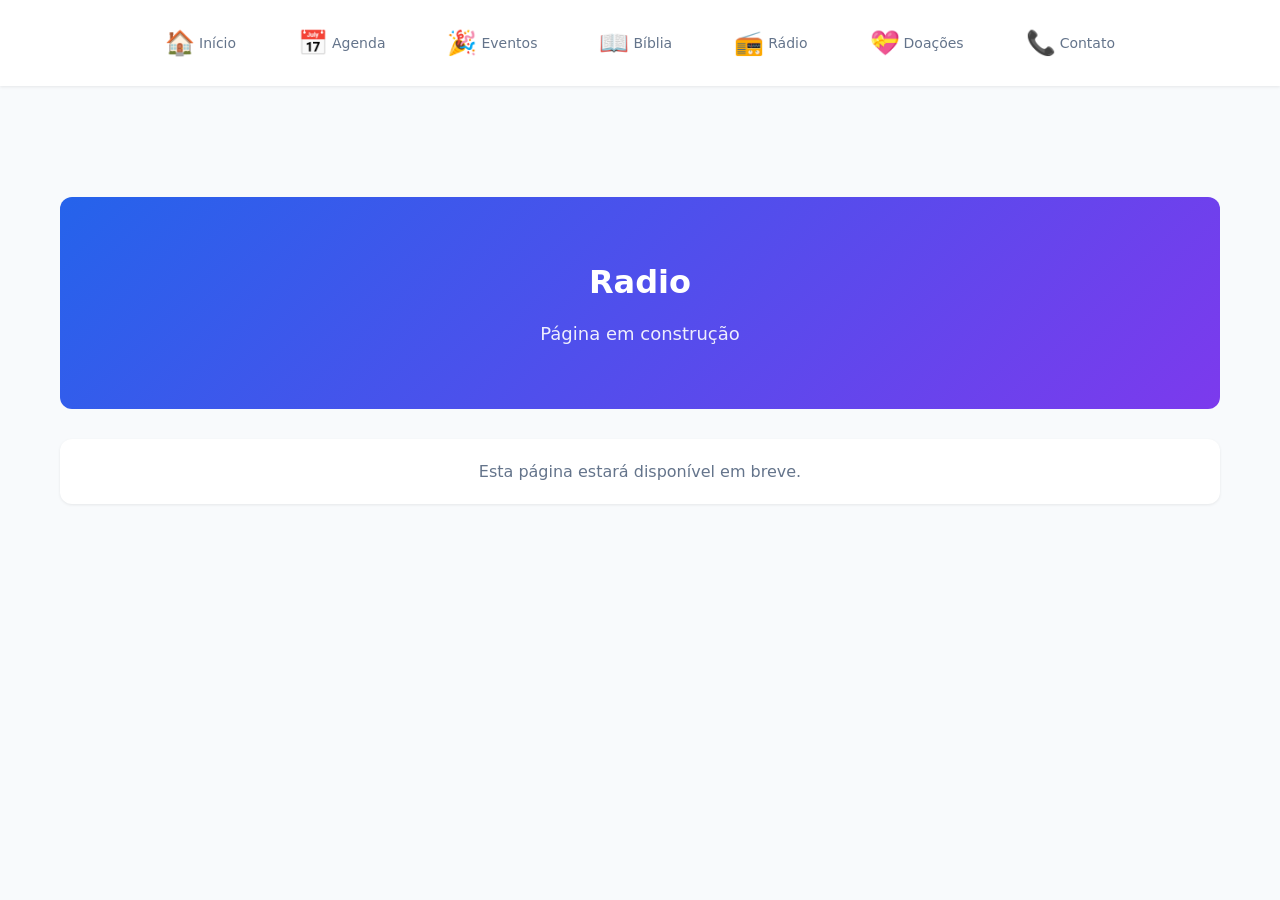
<file: pages/radio.html>
<!DOCTYPE html>
<html lang="pt-BR">
<head>
  <meta charset="UTF-8">
  <meta name="viewport" content="width=device-width, initial-scale=1.0">
  <meta name="theme-color" content="#2563eb">
  <title>Radio - Igreja Vida Nova</title>
  <link rel="stylesheet" href="../style.css">
</head>
<body>
  <header class="header">
    <div class="header-left"><span class="logo">🏠</span><h1>Igreja Vida Nova</h1></div>
    <a href="../admin/admin.html" class="admin-link">Admin</a>
  </header>

  <nav class="bottom-nav">
    <a href="home.html" class="nav-item"><span class="nav-icon">🏠</span><span>Início</span></a>
    <a href="agenda.html" class="nav-item"><span class="nav-icon">📅</span><span>Agenda</span></a>
    <a href="eventos.html" class="nav-item"><span class="nav-icon">🎉</span><span>Eventos</span></a>
    <a href="biblia.html" class="nav-item"><span class="nav-icon">📖</span><span>Bíblia</span></a>
    <a href="radio.html" class="nav-item"><span class="nav-icon">📻</span><span>Rádio</span></a>
    <a href="doacoes.html" class="nav-item"><span class="nav-icon">💝</span><span>Doações</span></a>
    <a href="contato.html" class="nav-item"><span class="nav-icon">📞</span><span>Contato</span></a>
  </nav>

  <main>
    <section class="hero">
      <h2>Radio</h2>
      <p>Página em construção</p>
    </section>
    <section class="card">
      <p class="text-center text-muted">Esta página estará disponível em breve.</p>
    </section>
  </main>
</body>
</html>
</file>
<file: style.css>
/* Estilo Principal - Igreja App */
:root {
  /* Cores Principais */
  --primary: #2563eb;
  --primary-dark: #1d4ed8;
  --primary-light: #3b82f6;
  --secondary: #f59e0b;
  --secondary-dark: #d97706;
  
  /* Cores Semânticas */
  --success: #10b981;
  --danger: #ef4444;
  --warning: #f59e0b;
  --info: #3b82f6;
  
  /* Cores de Fundo */
  --bg: #f8fafc;
  --bg-gradient: linear-gradient(180deg, #f8fafc 0%, #ffffff 100%);
  --card-bg: #ffffff;
  --card-hover: #f1f5f9;
  
  /* Cores de Texto */
  --text: #1e293b;
  --text-muted: #64748b;
  --text-light: #94a3b8;
  
  /* Bordas e Sombras */
  --border: #e2e8f0;
  --shadow: 0 1px 3px rgba(0, 0, 0, 0.08);
  --shadow-md: 0 4px 6px rgba(0, 0, 0, 0.1);
  --shadow-lg: 0 10px 15px -3px rgba(0, 0, 0, 0.1);
  --shadow-xl: 0 20px 25px -5px rgba(0, 0, 0, 0.1);
  --shadow-glow: 0 0 20px rgba(37, 99, 235, 0.25);
  
  /* Bordas e Raio */
  --radius: 12px;
  --radius-sm: 6px;
  --radius-lg: 20px;
  
  /* Dimensões */
  --nav-height: 70px;
  
  /* Transições */
  --transition: 0.2s ease;
  --transition-slow: 0.3s ease;
  
  /* Gradientes */
  --gradient-primary: linear-gradient(135deg, #2563eb 0%, #3b82f6 100%);
  --gradient-secondary: linear-gradient(135deg, #f59e0b 0%, #fbbf24 100%);
  --gradient-success: linear-gradient(135deg, #10b981 0%, #34d399 100%);
  
  /* Tipografia */
  --font-main: system-ui, -apple-system, BlinkMacSystemFont, 'Segoe UI', Roboto, sans-serif;
  --font-heading: 'Georgia', serif;
}

* {
  margin: 0;
  padding: 0;
  box-sizing: border-box;
}

body {
  font-family: system-ui, -apple-system, sans-serif;
  background: var(--bg);
  color: var(--text);
  line-height: 1.6;
  min-height: 100vh;
  padding-bottom: var(--nav-height);
}

/* Header */
.header {
  background: var(--card-bg);
  padding: 16px 20px;
  box-shadow: var(--shadow);
  position: sticky;
  top: 0;
  z-index: 100;
  display: flex;
  justify-content: space-between;
  align-items: center;
}

.header-left {
  display: flex;
  align-items: center;
  gap: 12px;
}

.logo {
  font-size: 28px;
}

.header h1 {
  font-size: 20px;
  font-weight: 700;
  color: var(--primary);
}

.admin-link {
  font-size: 12px;
  color: var(--text-muted);
  text-decoration: none;
  padding: 6px 12px;
  border-radius: 6px;
  background: var(--bg);
  transition: background 0.2s;
}

.admin-link:hover {
  background: var(--border);
}

/* Main Content */
main {
  max-width: 1200px;
  margin: 0 auto;
  padding: 20px;
}

/* Cards */
.card {
  background: var(--card-bg);
  border-radius: var(--radius);
  padding: 20px;
  box-shadow: var(--shadow);
  margin-bottom: 20px;
}

.card-header {
  display: flex;
  justify-content: space-between;
  align-items: center;
  margin-bottom: 16px;
}

.card-title {
  font-size: 18px;
  font-weight: 600;
  color: var(--text);
}

/* Event Cards */
.events-grid {
  display: grid;
  grid-template-columns: repeat(auto-fill, minmax(280px, 1fr));
  gap: 20px;
}

.event-card {
  background: var(--card-bg);
  border-radius: var(--radius);
  overflow: hidden;
  box-shadow: var(--shadow);
  transition: transform 0.2s, box-shadow 0.2s;
}

.event-card:hover {
  transform: translateY(-4px);
  box-shadow: var(--shadow-lg);
}

.event-image {
  width: 100%;
  height: 160px;
  object-fit: cover;
  background: var(--border);
}

.event-content {
  padding: 16px;
}

.event-title {
  font-size: 18px;
  font-weight: 600;
  margin-bottom: 8px;
  color: var(--text);
}

.event-description {
  font-size: 14px;
  color: var(--text-muted);
  margin-bottom: 12px;
}

.event-meta {
  display: flex;
  gap: 16px;
  font-size: 13px;
  color: var(--text-muted);
}

.event-meta span {
  display: flex;
  align-items: center;
  gap: 4px;
}

/* Buttons */
.btn {
  display: inline-flex;
  align-items: center;
  justify-content: center;
  gap: 8px;
  padding: 12px 24px;
  border: none;
  border-radius: 8px;
  font-size: 16px;
  font-weight: 600;
  cursor: pointer;
  transition: all 0.2s;
  text-decoration: none;
}

.btn-primary {
  background: var(--primary);
  color: white;
}

.btn-primary:hover {
  background: #1d4ed8;
}

.btn-secondary {
  background: var(--border);
  color: var(--text);
}

.btn-secondary:hover {
  background: #cbd5e1;
}

.btn-block {
  width: 100%;
}

/* Navigation Bottom (Mobile) */
.bottom-nav {
  position: fixed;
  bottom: 0;
  left: 0;
  right: 0;
  height: var(--nav-height);
  background: var(--card-bg);
  box-shadow: 0 -2px 10px rgba(0, 0, 0, 0.1);
  display: flex;
  justify-content: space-around;
  align-items: center;
  z-index: 1000;
  padding-bottom: env(safe-area-inset-bottom);
}

.nav-item {
  display: flex;
  flex-direction: column;
  align-items: center;
  gap: 4px;
  padding: 8px 16px;
  text-decoration: none;
  color: var(--text-muted);
  font-size: 12px;
  transition: color 0.2s;
}

.nav-item.active {
  color: var(--primary);
}

.nav-icon {
  font-size: 24px;
}

/* Hero Section */
.hero {
  background: linear-gradient(135deg, var(--primary) 0%, #7c3aed 100%);
  color: white;
  padding: 60px 20px;
  text-align: center;
  border-radius: var(--radius);
  margin-bottom: 30px;
}

.hero h2 {
  font-size: 32px;
  margin-bottom: 12px;
}

.hero p {
  font-size: 18px;
  opacity: 0.9;
}

/* Verse of the Day */
.verse-card {
  background: linear-gradient(135deg, #fef3c7 0%, #fde68a 100%);
  padding: 24px;
  border-radius: var(--radius);
  text-align: center;
  margin-bottom: 20px;
}

.verse-text {
  font-size: 18px;
  font-style: italic;
  margin-bottom: 12px;
  color: #92400e;
}

.verse-ref {
  font-weight: 600;
  color: #78350f;
}

/* Notices */
.notices-list {
  display: flex;
  flex-direction: column;
  gap: 12px;
}

.notice-item {
  background: var(--card-bg);
  padding: 16px;
  border-radius: var(--radius);
  border-left: 4px solid var(--secondary);
  box-shadow: var(--shadow);
}

.notice-title {
  font-weight: 600;
  margin-bottom: 4px;
}

.notice-date {
  font-size: 12px;
  color: var(--text-muted);
}

/* Player Fixo */
.player-fixed {
  position: fixed;
  bottom: calc(var(--nav-height) + 10px);
  left: 50%;
  transform: translateX(-50%);
  width: calc(100% - 40px);
  max-width: 400px;
  background: var(--card-bg);
  border-radius: 50px;
  padding: 12px 24px;
  box-shadow: var(--shadow-lg);
  display: flex;
  align-items: center;
  gap: 16px;
  z-index: 999;
}

.player-controls {
  display: flex;
  align-items: center;
  gap: 12px;
  flex: 1;
}

.play-btn {
  width: 40px;
  height: 40px;
  border-radius: 50%;
  background: var(--primary);
  color: white;
  border: none;
  cursor: pointer;
  display: flex;
  align-items: center;
  justify-content: center;
  font-size: 18px;
}

.player-info {
  flex: 1;
  font-size: 14px;
}

.player-info strong {
  display: block;
  font-size: 13px;
}

/* Forms */
.form-group {
  margin-bottom: 20px;
}

.form-group label {
  display: block;
  font-weight: 600;
  margin-bottom: 8px;
}

.form-group input,
.form-group textarea,
.form-group select {
  width: 100%;
  padding: 12px 16px;
  border: 2px solid var(--border);
  border-radius: 8px;
  font-size: 16px;
  font-family: inherit;
  transition: border-color 0.2s;
}

.form-group input:focus,
.form-group textarea:focus,
.form-group select:focus {
  outline: none;
  border-color: var(--primary);
}

/* Loading Skeleton */
.skeleton {
  background: linear-gradient(90deg, #f0f0f0 25%, #e0e0e0 50%, #f0f0f0 75%);
  background-size: 200% 100%;
  animation: loading 1.5s infinite;
  border-radius: 8px;
}

@keyframes loading {
  0% { background-position: 200% 0; }
  100% { background-position: -200% 0; }
}

/* Toast Notification */
.toast {
  position: fixed;
  bottom: 100px;
  right: 20px;
  background: var(--success);
  color: white;
  padding: 16px 24px;
  border-radius: 8px;
  box-shadow: var(--shadow-lg);
  z-index: 9999;
  animation: slideIn 0.3s ease;
}

@keyframes slideIn {
  from { transform: translateX(100%); opacity: 0; }
  to { transform: translateX(0); opacity: 1; }
}

/* Modal */
.modal {
  position: fixed;
  top: 0;
  left: 0;
  right: 0;
  bottom: 0;
  background: rgba(0, 0, 0, 0.5);
  display: flex;
  align-items: center;
  justify-content: center;
  z-index: 1000;
}

.modal-content {
  background: var(--card-bg);
  border-radius: var(--radius);
  padding: 24px;
  max-width: 500px;
  width: 90%;
  max-height: 90vh;
  overflow-y: auto;
}

.modal-header {
  display: flex;
  justify-content: space-between;
  align-items: center;
  margin-bottom: 20px;
}

.modal-close {
  background: transparent;
  border: none;
  font-size: 28px;
  cursor: pointer;
  color: var(--text-muted);
}

/* Responsive */
@media (min-width: 768px) {
  body {
    padding-bottom: 0;
  }
  
  .bottom-nav {
    top: 0;
    bottom: auto;
    height: auto;
    padding: 16px 20px;
    justify-content: center;
    gap: 30px;
    box-shadow: var(--shadow);
  }
  
  .nav-item {
    flex-direction: row;
    font-size: 14px;
  }
  
  main {
    margin-top: 100px;
  }
  
  .player-fixed {
    bottom: 20px;
  }
}

/* Dark Mode */
[data-theme="dark"] {
  --bg: #0f172a;
  --card-bg: #1e293b;
  --text: #f1f5f9;
  --text-muted: #94a3b8;
  --border: #334155;
}

/* Utilities */
.text-center { text-align: center; }
.text-muted { color: var(--text-muted); }
.mt-1 { margin-top: 8px; }
.mt-2 { margin-top: 16px; }
.mb-1 { margin-bottom: 8px; }
.mb-2 { margin-bottom: 16px; }
.hidden { display: none; }

/* Editor Mode Styles */
[data-editable]:hover {
  outline: 2px dashed var(--primary);
  cursor: pointer;
}

.editor-panel {
  position: fixed;
  right: 0;
  top: 0;
  bottom: 0;
  width: 350px;
  background: var(--card-bg);
  box-shadow: -5px 0 20px rgba(0, 0, 0, 0.1);
  z-index: 1001;
  padding: 20px;
  overflow-y: auto;
  transform: translateX(100%);
  transition: transform 0.3s;
}

.editor-panel.open {
  transform: translateX(0);
}

.editor-panel-header {
  display: flex;
  justify-content: space-between;
  align-items: center;
  margin-bottom: 20px;
  padding-bottom: 16px;
  border-bottom: 1px solid var(--border);
}

.editor-panel-close {
  background: transparent;
  border: none;
  font-size: 24px;
  cursor: pointer;
}
</file>
<file: admin/admin.css>
/* Estilos do Painel Administrativo - Design Moderno */

:root {
  --admin-primary: #2563eb;
  --admin-primary-dark: #1d4ed8;
  --admin-primary-light: #3b82f6;
  --admin-secondary: #64748b;
  --admin-success: #10b981;
  --admin-success-light: #34d399;
  --admin-danger: #ef4444;
  --admin-warning: #f59e0b;
  --admin-info: #3b82f6;
  --admin-bg: #f1f5f9;
  --admin-bg-gradient: linear-gradient(135deg, #f1f5f9 0%, #e2e8f0 100%);
  --admin-card-bg: #ffffff;
  --admin-text: #1e293b;
  --admin-text-muted: #64748b;
  --admin-border: #e2e8f0;
  --admin-sidebar-width: 280px;
  --admin-shadow: 0 4px 6px rgba(0, 0, 0, 0.07);
  --admin-shadow-lg: 0 10px 25px rgba(0, 0, 0, 0.1);
  --admin-radius: 12px;
  --admin-radius-lg: 20px;
  --admin-transition: 0.2s ease;
}

.admin-body {
  margin: 0;
  font-family: system-ui, -apple-system, sans-serif;
  background: var(--admin-bg);
  color: var(--admin-text);
}

/* Login Screen - Design Premium */
.login-container {
  min-height: 100vh;
  display: flex;
  align-items: center;
  justify-content: center;
  padding: 20px;
  background: linear-gradient(135deg, #2563eb 0%, #7c3aed 50%, #db2777 100%);
  position: relative;
  overflow: hidden;
}

.login-container::before {
  content: '';
  position: absolute;
  top: -50%;
  left: -50%;
  width: 200%;
  height: 200%;
  background: radial-gradient(circle, rgba(255,255,255,0.1) 0%, transparent 70%);
  animation: pulse 15s ease-in-out infinite;
}

@keyframes pulse {
  0%, 100% { transform: scale(1) rotate(0deg); }
  50% { transform: scale(1.1) rotate(180deg); }
}

.login-card {
  background: var(--admin-card-bg);
  border-radius: var(--admin-radius-lg);
  padding: 48px;
  width: 100%;
  max-width: 440px;
  box-shadow: 0 25px 50px -12px rgba(0, 0, 0, 0.3), 0 0 40px rgba(255, 255, 255, 0.1);
  backdrop-filter: blur(10px);
  animation: slideUp 0.5s ease-out;
  position: relative;
  z-index: 1;
}

@keyframes slideUp {
  from {
    opacity: 0;
    transform: translateY(30px);
  }
  to {
    opacity: 1;
    transform: translateY(0);
  }
}

.login-header {
  text-align: center;
  margin-bottom: 36px;
}

.logo-placeholder {
  font-size: 56px;
  margin-bottom: 16px;
  display: inline-block;
  animation: bounce 2s ease-in-out infinite;
}

@keyframes bounce {
  0%, 100% { transform: translateY(0); }
  50% { transform: translateY(-10px); }
}

.login-header h1 {
  font-size: 28px;
  font-weight: 700;
  margin: 0 0 8px 0;
  color: var(--admin-text);
  background: var(--gradient-primary);
  -webkit-background-clip: text;
  -webkit-text-fill-color: transparent;
  background-clip: text;
}

.login-header p {
  color: var(--admin-text-muted);
  margin: 0;
  font-size: 15px;
}

.login-form {
  display: flex;
  flex-direction: column;
  gap: 24px;
}

.form-group {
  display: flex;
  flex-direction: column;
  gap: 8px;
}

.form-group label {
  font-weight: 600;
  font-size: 14px;
  color: var(--admin-text);
  letter-spacing: 0.3px;
}

.form-group input,
.form-group select {
  padding: 14px 18px;
  border: 2px solid var(--admin-border);
  border-radius: var(--admin-radius);
  font-size: 16px;
  transition: all var(--admin-transition);
  background: var(--admin-card-bg);
}

.form-group input:focus,
.form-group select:focus {
  outline: none;
  border-color: var(--admin-primary);
  box-shadow: 0 0 0 4px rgba(37, 99, 235, 0.1);
  transform: translateY(-1px);
}

.form-group input::placeholder {
  color: var(--admin-text-muted);
}

.error-message {
  background: linear-gradient(135deg, #fef2f2 0%, #fee2e2 100%);
  color: var(--admin-danger);
  padding: 14px 16px;
  border-radius: var(--admin-radius);
  font-size: 14px;
  border: 1px solid #fecaca;
  animation: shake 0.3s ease-in-out;
}

@keyframes shake {
  0%, 100% { transform: translateX(0); }
  25% { transform: translateX(-5px); }
  75% { transform: translateX(5px); }
}

.btn-primary {
  background: var(--gradient-primary);
  color: white;
  border: none;
  padding: 14px 28px;
  border-radius: var(--admin-radius);
  font-size: 16px;
  font-weight: 600;
  cursor: pointer;
  transition: all var(--admin-transition);
  box-shadow: 0 4px 14px rgba(37, 99, 235, 0.3);
  position: relative;
  overflow: hidden;
}

.btn-primary::before {
  content: '';
  position: absolute;
  top: 0;
  left: -100%;
  width: 100%;
  height: 100%;
  background: linear-gradient(90deg, transparent, rgba(255,255,255,0.2), transparent);
  transition: left 0.5s;
}

.btn-primary:hover::before {
  left: 100%;
}

.btn-primary:hover {
  transform: translateY(-2px);
  box-shadow: 0 6px 20px rgba(37, 99, 235, 0.4);
}

.btn-primary:active {
  transform: translateY(0);
}

.btn-secondary {
  background: var(--admin-secondary);
  color: white;
  border: none;
  padding: 12px 24px;
  border-radius: 8px;
  font-size: 16px;
  font-weight: 600;
  cursor: pointer;
  transition: background 0.2s;
}

.btn-secondary:hover {
  background: #475569;
}

.btn-danger {
  background: var(--admin-danger);
  color: white;
  border: none;
  padding: 12px 24px;
  border-radius: 8px;
  font-size: 16px;
  font-weight: 600;
  cursor: pointer;
  transition: background 0.2s;
}

.btn-danger:hover {
  background: #dc2626;
}

.btn-block {
  width: 100%;
}

.btn-icon {
  background: transparent;
  border: none;
  font-size: 24px;
  cursor: pointer;
  padding: 8px;
  border-radius: var(--admin-radius-sm);
  transition: background var(--admin-transition);
}

.btn-icon:hover {
  background: var(--card-hover);
}

.login-hints {
  margin-top: 24px;
  padding: 20px;
  background: linear-gradient(135deg, #f8fafc 0%, #f1f5f9 100%);
  border-radius: var(--admin-radius);
  font-size: 13px;
  border: 1px solid var(--admin-border);
}

.login-hints p {
  margin: 6px 0;
  color: var(--admin-text-muted);
}

.login-hints strong {
  color: var(--admin-text);
}

.login-hints code {
  background: #e0e7ff;
  color: var(--admin-primary);
  padding: 3px 8px;
  border-radius: var(--admin-radius-sm);
  font-family: 'Monaco', 'Consolas', monospace;
  font-size: 12px;
  border: 1px solid #c7d2fe;
}

/* Admin Panel - Design Premium */
.admin-panel {
  min-height: 100vh;
  display: flex;
  flex-direction: column;
}

.admin-header {
  background: var(--admin-card-bg);
  border-bottom: 1px solid var(--admin-border);
  padding: 16px 24px;
  display: flex;
  justify-content: space-between;
  align-items: center;
  position: sticky;
  top: 0;
  z-index: 100;
  box-shadow: var(--admin-shadow);
  backdrop-filter: blur(10px);
}

.admin-header-left {
  display: flex;
  align-items: center;
  gap: 16px;
}

#menu-toggle {
  display: none;
}

.admin-header-left h1 {
  font-size: 22px;
  margin: 0;
  font-weight: 700;
  background: var(--gradient-primary);
  -webkit-background-clip: text;
  -webkit-text-fill-color: transparent;
  background-clip: text;
}

.admin-header-right {
  display: flex;
  align-items: center;
  gap: 16px;
}

.user-info {
  font-size: 14px;
  color: var(--admin-text-muted);
  padding: 8px 14px;
  background: var(--bg-gradient);
  border-radius: var(--admin-radius-lg);
  border: 1px solid var(--admin-border);
}

/* Sidebar Premium */
.admin-sidebar {
  width: var(--admin-sidebar-width);
  background: linear-gradient(180deg, var(--admin-card-bg) 0%, #f8fafc 100%);
  border-right: 1px solid var(--admin-border);
  position: fixed;
  left: 0;
  top: 73px;
  bottom: 0;
  overflow-y: auto;
  transform: translateX(-100%);
  transition: transform 0.3s cubic-bezier(0.4, 0, 0.2, 1);
  z-index: 90;
  box-shadow: var(--admin-shadow);
}

.admin-sidebar::-webkit-scrollbar {
  width: 6px;
}

.admin-sidebar::-webkit-scrollbar-thumb {
  background: var(--admin-border);
  border-radius: 3px;
}

.admin-sidebar.open {
  transform: translateX(0);
}

.sidebar-nav {
  padding: 20px 12px;
}

.nav-item {
  display: flex;
  align-items: center;
  gap: 14px;
  padding: 14px 16px;
  color: var(--admin-text);
  text-decoration: none;
  border-radius: var(--admin-radius);
  margin-bottom: 6px;
  transition: all var(--admin-transition);
  font-weight: 500;
  position: relative;
  overflow: hidden;
}

.nav-item::before {
  content: '';
  position: absolute;
  left: 0;
  top: 0;
  height: 100%;
  width: 3px;
  background: var(--gradient-primary);
  transform: scaleY(0);
  transition: transform var(--admin-transition);
}

.nav-item:hover {
  background: linear-gradient(90deg, rgba(37, 99, 235, 0.08) 0%, transparent 100%);
  transform: translateX(4px);
}

.nav-item:hover::before {
  transform: scaleY(1);
}

.nav-item.active {
  background: linear-gradient(90deg, rgba(37, 99, 235, 0.12) 0%, transparent 100%);
  color: var(--admin-primary);
  font-weight: 600;
}

.nav-item.active::before {
  transform: scaleY(1);
}

.nav-link {
  margin-top: 20px;
  border-top: 1px solid var(--admin-border);
  padding-top: 16px;
}

.nav-icon {
  font-size: 22px;
  width: 24px;
  text-align: center;
  transition: transform var(--admin-transition);
}

.nav-item:hover .nav-icon {
  transform: scale(1.1);
}

/* Main Content */
.admin-main {
  margin-left: 0;
  padding: 24px;
  flex: 1;
}

.admin-tab {
  display: none;
}

.admin-tab.active {
  display: block;
}

.admin-tab h2 {
  font-size: 28px;
  margin: 0 0 24px 0;
}

/* Dashboard - Cards Premium */
.dashboard-grid {
  display: grid;
  grid-template-columns: repeat(auto-fit, minmax(220px, 1fr));
  gap: 24px;
  margin-bottom: 32px;
}

.stat-card {
  background: var(--admin-card-bg);
  border-radius: var(--admin-radius-lg);
  padding: 28px;
  display: flex;
  align-items: center;
  gap: 20px;
  box-shadow: var(--admin-shadow);
  transition: all var(--admin-transition);
  border: 1px solid var(--admin-border);
  position: relative;
  overflow: hidden;
}

.stat-card::before {
  content: '';
  position: absolute;
  top: 0;
  left: 0;
  right: 0;
  height: 4px;
  background: var(--gradient-primary);
  transform: scaleX(0);
  transition: transform var(--admin-transition);
}

.stat-card:hover {
  transform: translateY(-6px);
  box-shadow: var(--admin-shadow-lg);
  border-color: rgba(37, 99, 235, 0.3);
}

.stat-card:hover::before {
  transform: scaleX(1);
}

.stat-icon {
  font-size: 48px;
  width: 70px;
  height: 70px;
  display: flex;
  align-items: center;
  justify-content: center;
  background: linear-gradient(135deg, rgba(37, 99, 235, 0.1) 0%, rgba(59, 130, 246, 0.1) 100%);
  border-radius: var(--admin-radius-lg);
  transition: transform var(--admin-transition);
}

.stat-card:hover .stat-icon {
  transform: scale(1.1) rotate(5deg);
}

.stat-info h3 {
  font-size: 36px;
  margin: 0;
  background: var(--gradient-primary);
  -webkit-background-clip: text;
  -webkit-text-fill-color: transparent;
  background-clip: text;
  font-weight: 700;
}

.stat-info p {
  margin: 4px 0 0 0;
  color: var(--admin-text-muted);
  font-size: 14px;
  font-weight: 500;
  text-transform: uppercase;
  letter-spacing: 0.5px;
}

.recent-activity {
  background: var(--admin-card-bg);
  border-radius: var(--admin-radius-lg);
  padding: 28px;
  box-shadow: var(--admin-shadow);
  border: 1px solid var(--admin-border);
}

.recent-activity h3 {
  margin: 0 0 20px 0;
  font-size: 20px;
  color: var(--admin-text);
}

.activity-list {
  max-height: 350px;
  overflow-y: auto;
}

.activity-item {
  padding: 16px;
  border-bottom: 1px solid var(--admin-border);
  display: flex;
  justify-content: space-between;
  align-items: center;
  transition: background var(--admin-transition);
  border-radius: var(--admin-radius);
}

.activity-item:hover {
  background: var(--card-hover);
}

.activity-item:last-child {
  border-bottom: none;
}

.empty-state {
  color: var(--admin-text-muted);
  text-align: center;
  padding: 40px;
}

/* Content Tabs */
.content-tabs {
  display: flex;
  gap: 8px;
  margin-bottom: 20px;
  border-bottom: 2px solid var(--admin-border);
  padding-bottom: 8px;
}

.content-tab-btn {
  background: transparent;
  border: none;
  padding: 10px 20px;
  font-size: 14px;
  font-weight: 600;
  color: var(--admin-secondary);
  cursor: pointer;
  border-radius: 8px 8px 0 0;
  transition: all 0.2s;
}

.content-tab-btn.active {
  background: #eff6ff;
  color: var(--admin-primary);
}

.content-section {
  display: none;
}

.content-section.active {
  display: block;
}

.content-header {
  display: flex;
  justify-content: space-between;
  align-items: center;
  margin-bottom: 20px;
}

.content-header h3 {
  margin: 0;
}

.content-list {
  background: var(--admin-card-bg);
  border-radius: 12px;
  padding: 16px;
  box-shadow: 0 1px 3px rgba(0, 0, 0, 0.1);
}

.content-item {
  padding: 16px;
  border-bottom: 1px solid var(--admin-border);
  display: flex;
  justify-content: space-between;
  align-items: center;
}

.content-item:last-child {
  border-bottom: none;
}

.content-item-info h4 {
  margin: 0 0 8px 0;
}

.content-item-info p {
  margin: 0;
  color: var(--admin-secondary);
  font-size: 14px;
}

.content-item-actions {
  display: flex;
  gap: 8px;
}

.btn-small {
  padding: 6px 12px;
  font-size: 13px;
}

/* Component Builder */
.component-types-grid {
  display: grid;
  grid-template-columns: repeat(auto-fill, minmax(280px, 1fr));
  gap: 20px;
  margin-top: 20px;
}

.component-type-card {
  background: var(--admin-card-bg);
  border-radius: 12px;
  padding: 20px;
  box-shadow: 0 1px 3px rgba(0, 0, 0, 0.1);
}

.component-type-card h4 {
  margin: 0 0 12px 0;
}

.component-type-card p {
  color: var(--admin-secondary);
  font-size: 14px;
  margin: 0 0 16px 0;
}

/* Users List */
.users-list {
  background: var(--admin-card-bg);
  border-radius: 12px;
  padding: 16px;
  box-shadow: 0 1px 3px rgba(0, 0, 0, 0.1);
}

.user-item {
  padding: 16px;
  border-bottom: 1px solid var(--admin-border);
  display: flex;
  justify-content: space-between;
  align-items: center;
}

.user-item:last-child {
  border-bottom: none;
}

.user-badge {
  display: inline-block;
  padding: 4px 12px;
  border-radius: 20px;
  font-size: 12px;
  font-weight: 600;
}

.user-badge.admin {
  background: #dbeafe;
  color: #1e40af;
}

.user-badge.editor {
  background: #fef3c7;
  color: #92400e;
}

/* Settings Form */
.settings-form {
  background: var(--admin-card-bg);
  border-radius: 12px;
  padding: 24px;
  max-width: 600px;
  box-shadow: 0 1px 3px rgba(0, 0, 0, 0.1);
}

.settings-form .form-group {
  margin-bottom: 20px;
}

/* Export Section */
.export-section {
  background: var(--admin-card-bg);
  border-radius: 12px;
  padding: 24px;
  box-shadow: 0 1px 3px rgba(0, 0, 0, 0.1);
}

.import-section {
  margin-top: 24px;
  padding-top: 24px;
  border-top: 1px solid var(--admin-border);
}

.danger-zone {
  margin-top: 24px;
  padding-top: 24px;
  border-top: 1px solid var(--admin-border);
}

.danger-zone h3 {
  color: var(--admin-danger);
}

/* Modal */
.modal-overlay {
  position: fixed;
  top: 0;
  left: 0;
  right: 0;
  bottom: 0;
  background: rgba(0, 0, 0, 0.5);
  display: flex;
  align-items: center;
  justify-content: center;
  z-index: 1000;
}

.modal-content {
  background: var(--admin-card-bg);
  border-radius: 12px;
  width: 100%;
  max-width: 500px;
  max-height: 90vh;
  overflow-y: auto;
}

.modal-header {
  display: flex;
  justify-content: space-between;
  align-items: center;
  padding: 20px;
  border-bottom: 1px solid var(--admin-border);
}

.modal-header h3 {
  margin: 0;
}

.modal-close {
  background: transparent;
  border: none;
  font-size: 28px;
  cursor: pointer;
  color: var(--admin-secondary);
}

.modal-body {
  padding: 20px;
}

.modal-footer {
  padding: 20px;
  border-top: 1px solid var(--admin-border);
  display: flex;
  gap: 12px;
  justify-content: flex-end;
}

/* Responsive */
@media (min-width: 768px) {
  .admin-sidebar {
    transform: translateX(0);
  }
  
  .admin-main {
    margin-left: var(--admin-sidebar-width);
  }
  
  #menu-toggle {
    display: none;
  }
}

@media (max-width: 767px) {
  .admin-header {
    padding: 12px 16px;
  }
  
  .admin-main {
    padding: 16px;
  }
  
  .dashboard-grid {
    grid-template-columns: 1fr;
  }
  
  .content-header {
    flex-direction: column;
    gap: 12px;
    align-items: stretch;
  }
}

/* Admin Only Tab Hide */
.admin-tab.admin-only {
  display: none !important;
}

.admin-tab.admin-only.visible {
  display: block !important;
}
</file>
